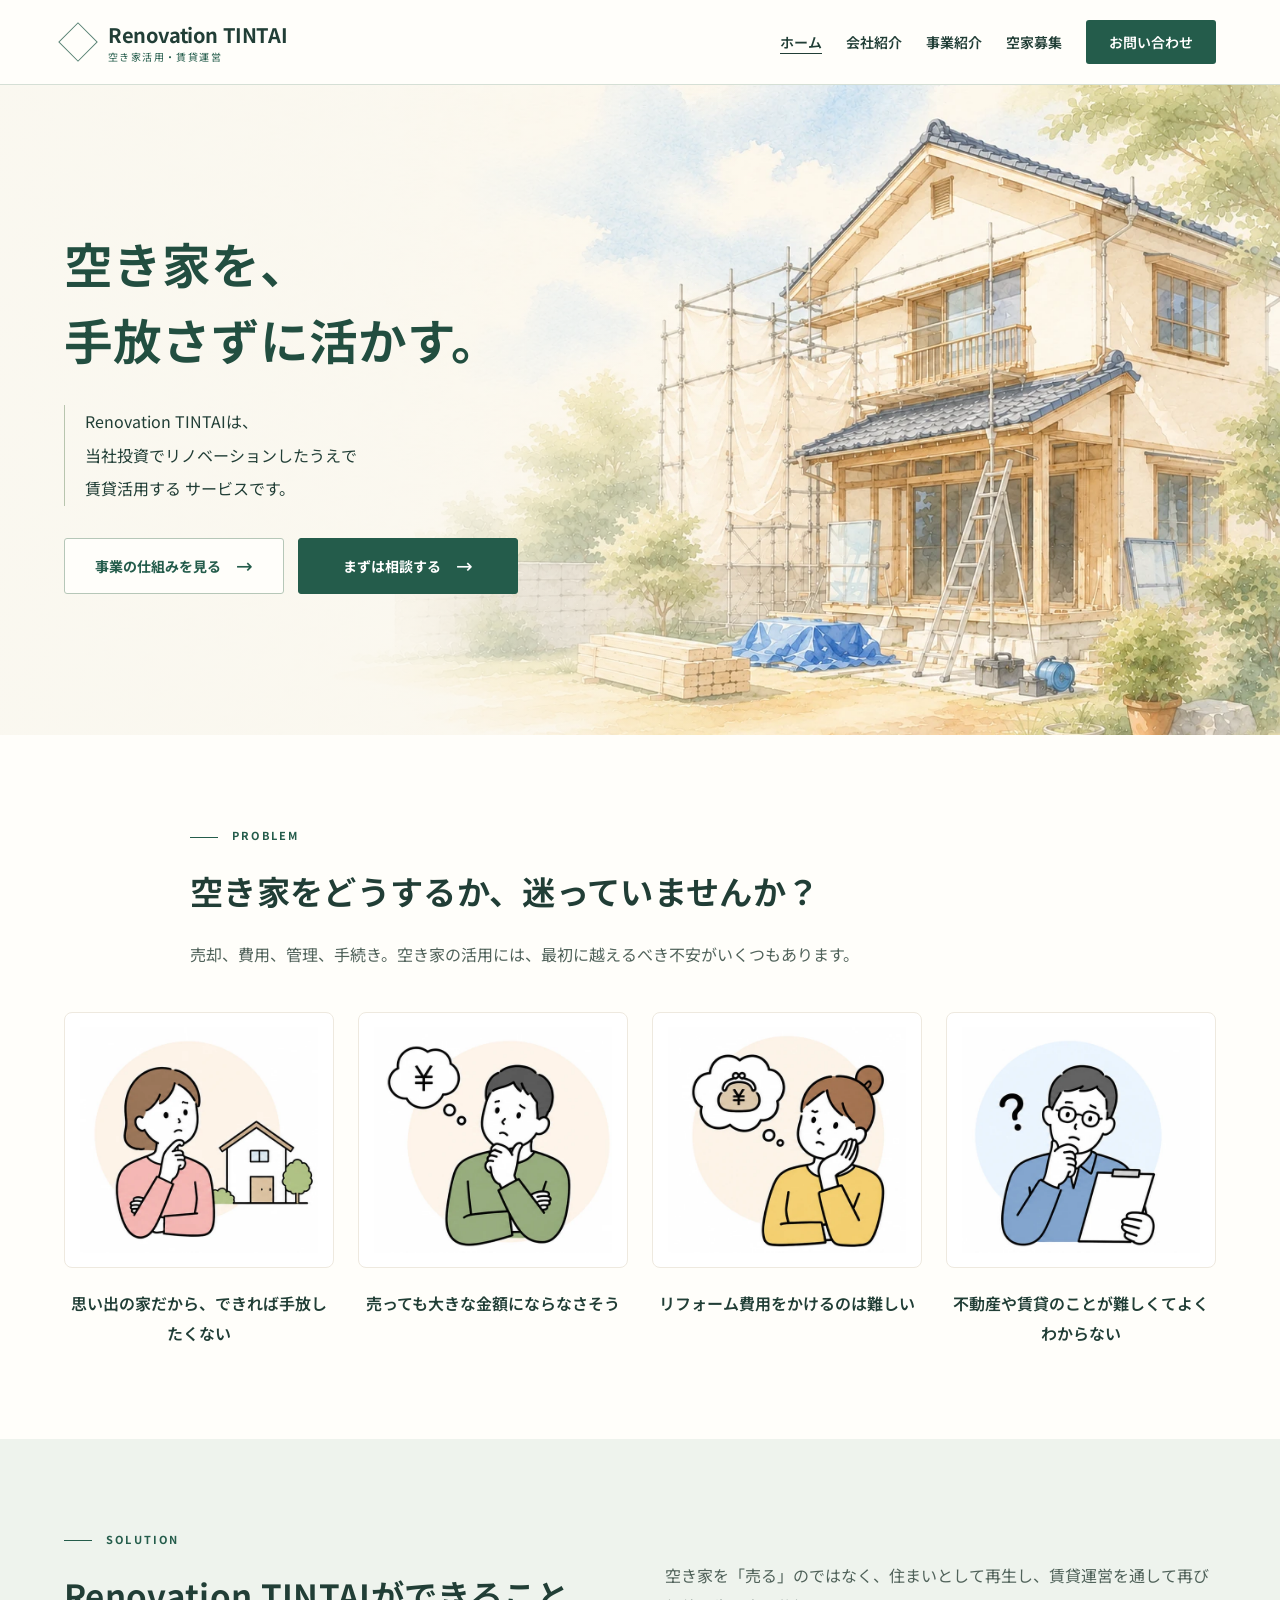
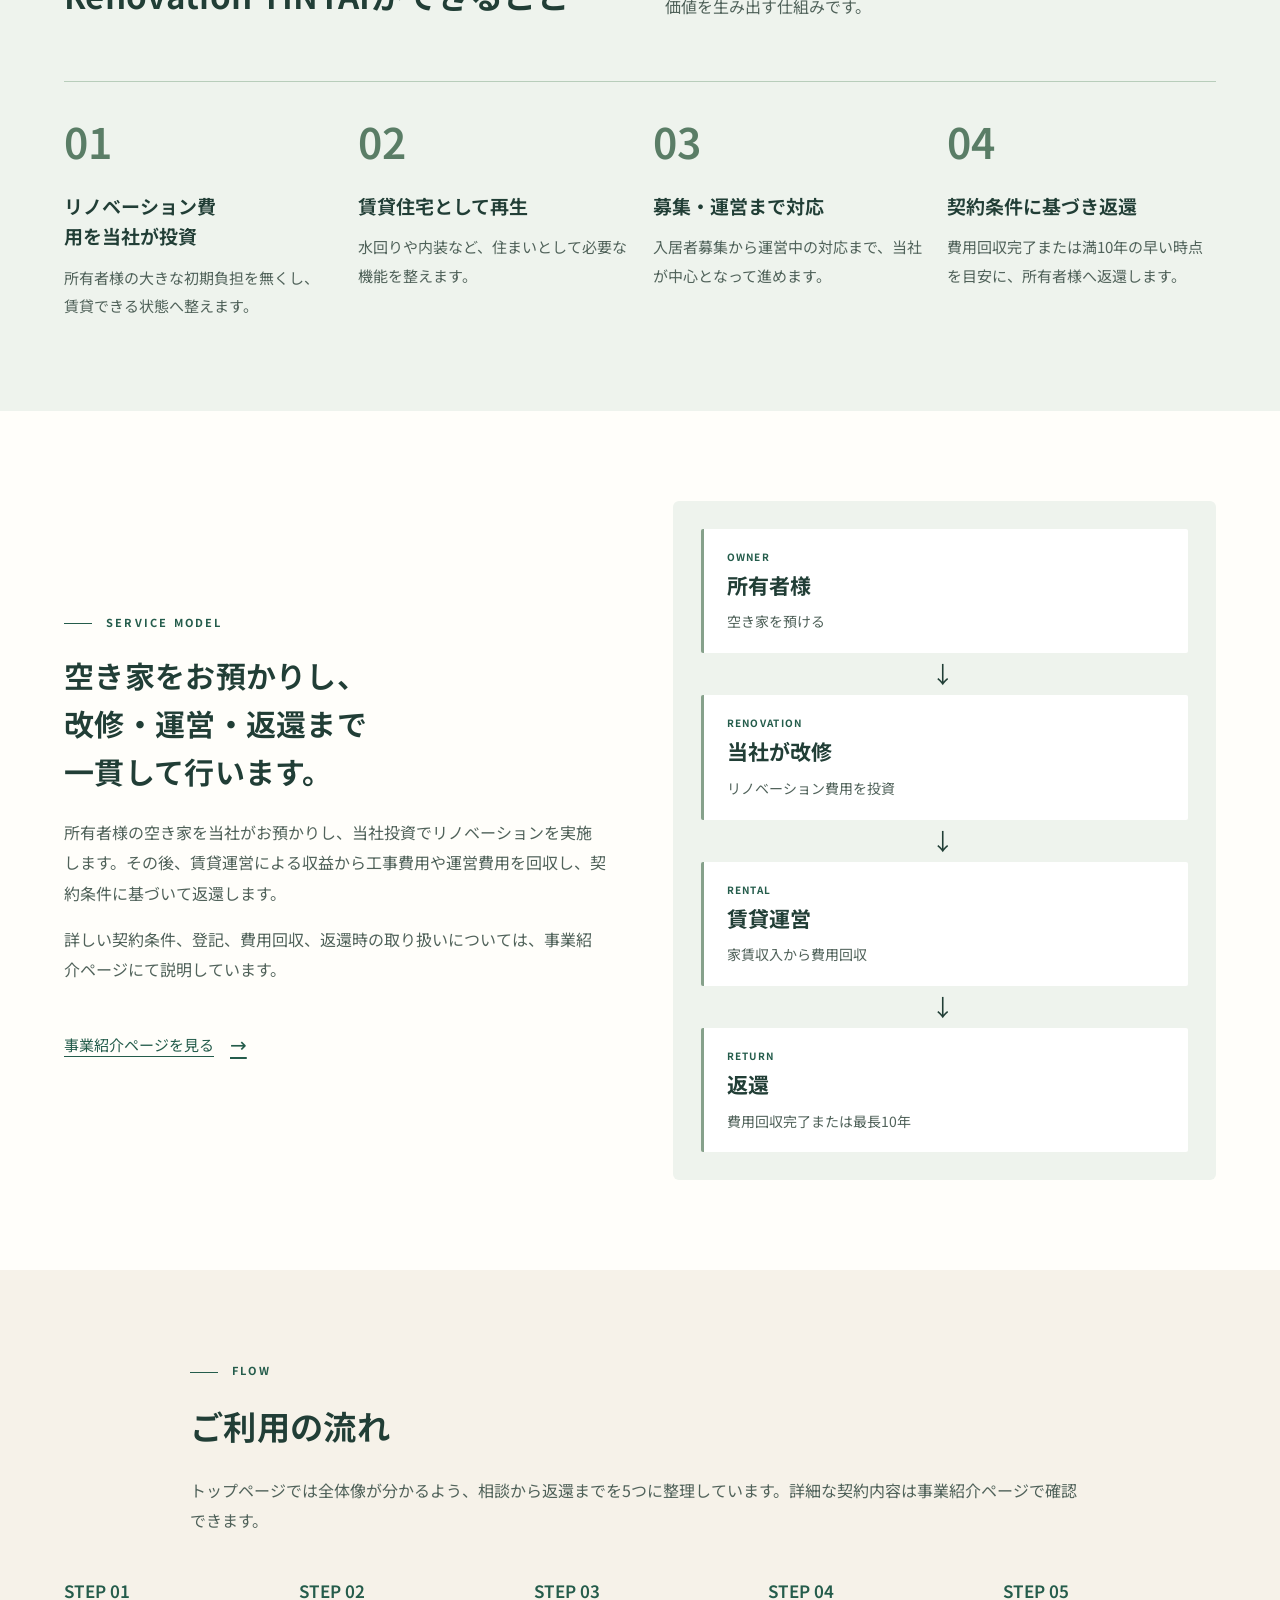
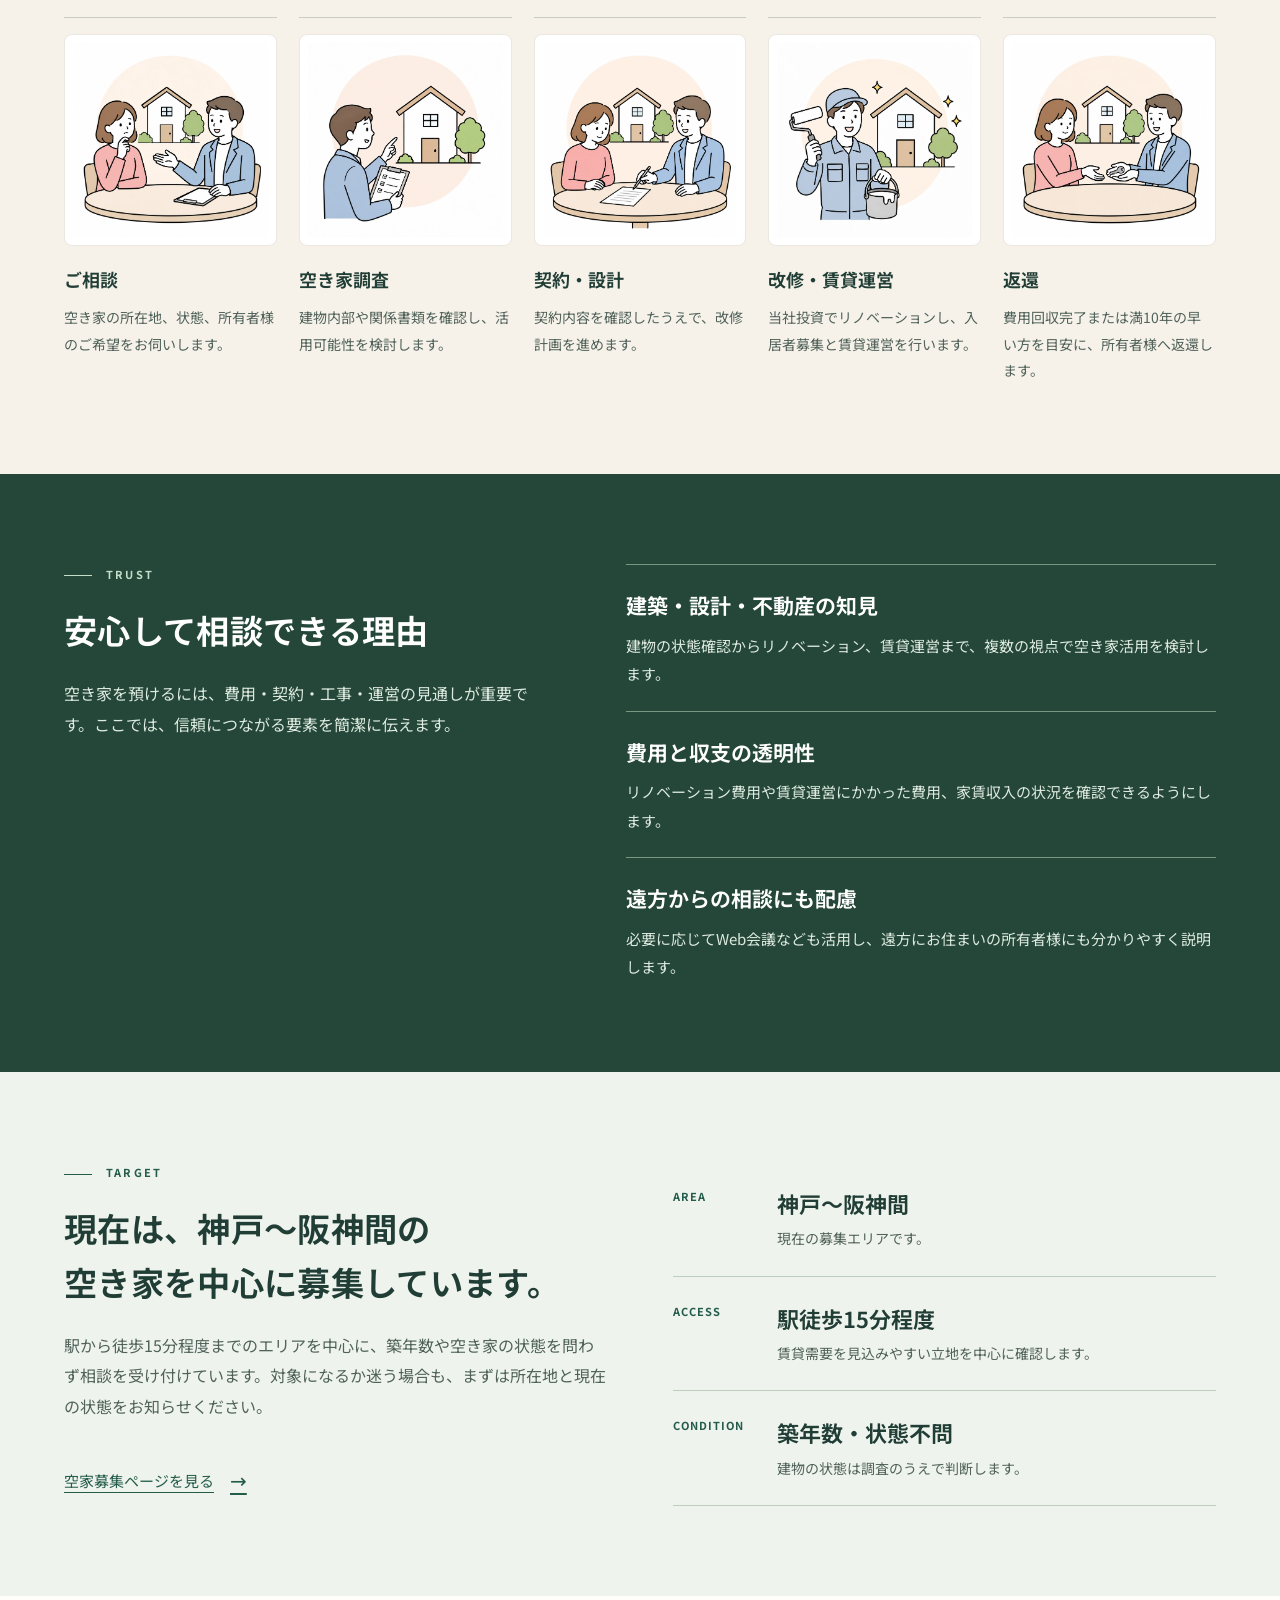
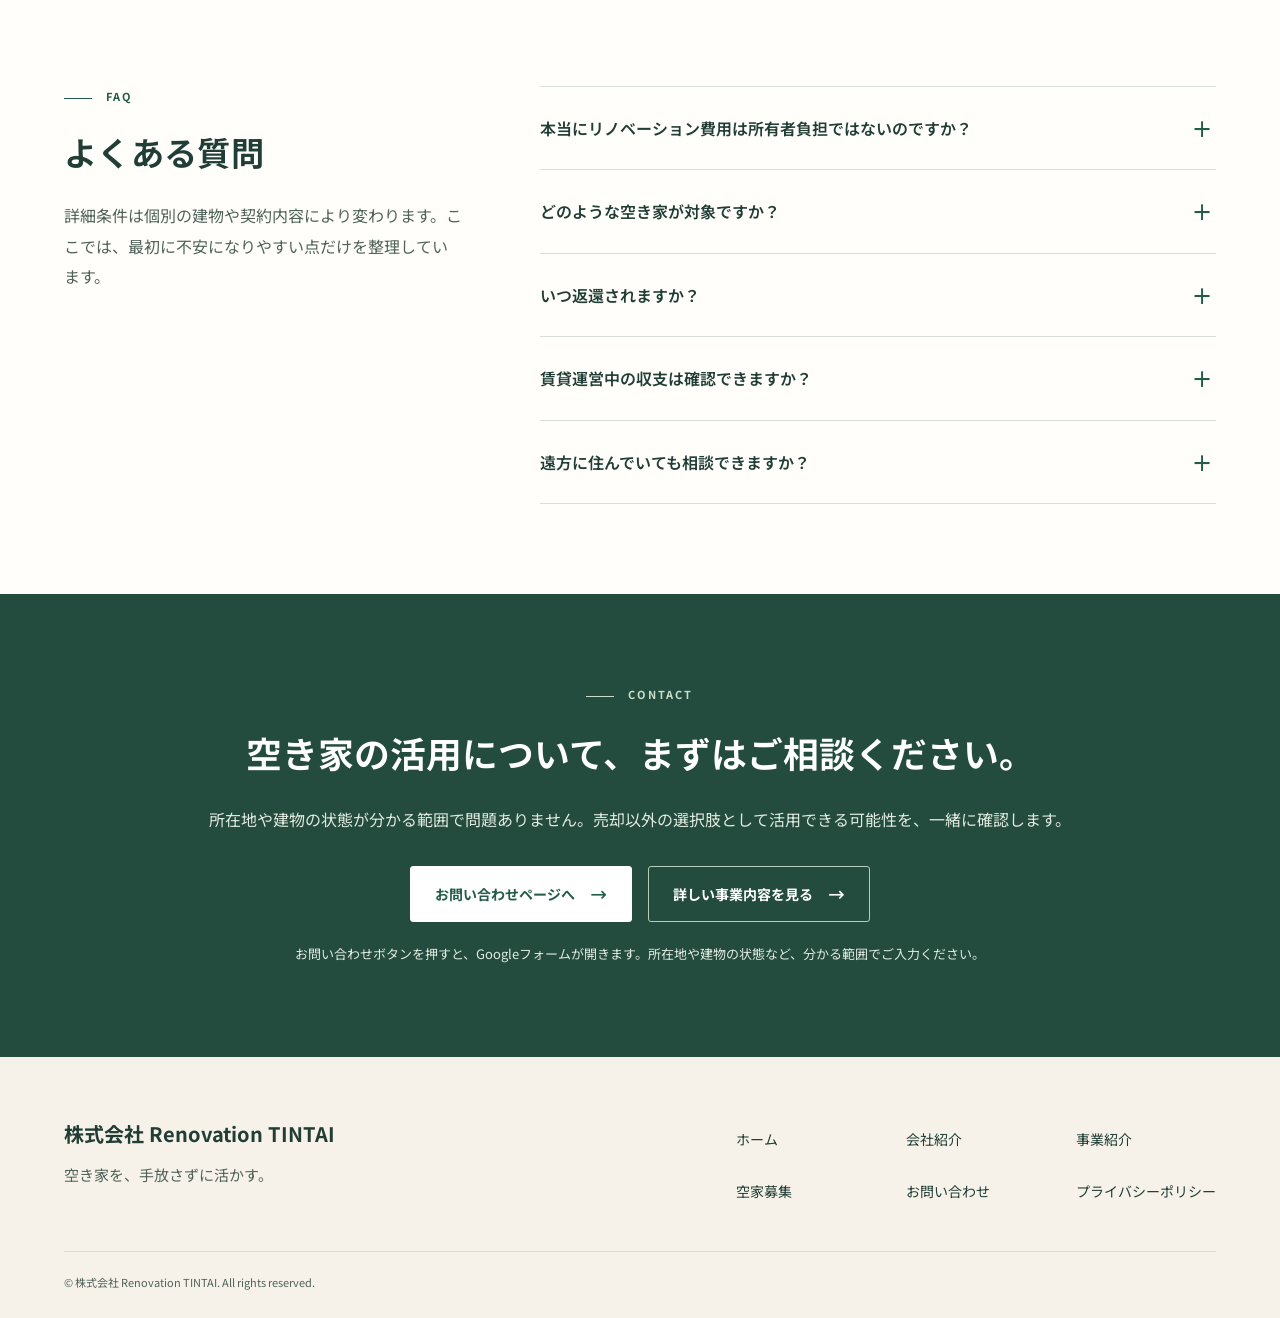
<file: index.html>
<!DOCTYPE html>

<html lang="ja">
<head>
<meta charset="utf-8"/>
<meta content="width=device-width, initial-scale=1" name="viewport"/>
<title>Renovation TINTAI | 空き家を、手放さずに活かす。</title>
<meta content="Renovation TINTAIは、空き家を当社投資でリノベーションし、賃貸運営で費用回収した後に所有者様へ返還する空き家活用サービスです。" name="description"/>
<meta content="Renovation TINTAI | 空き家を、手放さずに活かす。" property="og:title"/>
<meta content="リノベーション費用は当社が投資。賃貸運営で空き家を再生します。" property="og:description"/>
<meta content="website" property="og:type"/>
<meta content="https://www.renovationtintai.com/images/hero-share.jpg" property="og:image"/>
<meta content="#1d373e" name="theme-color"/>
<link href="favicon.svg" rel="icon" type="image/svg+xml"/>
<script defer="" src="js/main.js?v=4"></script>
<link href="https://www.renovationtintai.com/" rel="canonical"/><link href="css/site.css?v=4" rel="stylesheet"/><link as="font" crossorigin="anonymous" href="fonts/tintai-sans.woff2" rel="preload" type="font/woff2"/></head>
<body>
<a class="skip-link" href="#main">本文へ移動</a>
<header class="site-header" data-header=""><div class="container header-inner"><a aria-label="Renovation TINTAI ホームへ" class="site-logo" href="ホーム/"><span class="site-logo-main">Renovation TINTAI</span><span class="site-logo-sub">空き家活用・賃貸運営</span></a><button aria-controls="global-nav" aria-expanded="false" class="nav-toggle" data-nav-toggle="" type="button"><span class="nav-toggle-line"></span><span class="nav-toggle-line"></span><span class="nav-toggle-line"></span><span class="visually-hidden">メニューを開閉</span></button><nav aria-label="グローバルナビゲーション" class="global-nav" data-global-nav="" id="global-nav"><a aria-current="page" href="ホーム/">ホーム</a><a href="会社紹介/">会社紹介</a><a href="事業紹介/">事業紹介</a><a href="空家募集/">空家募集</a><a class="nav-cta" href="お問い合わせ/">お問い合わせ</a></nav></div></header>
<main id="main" tabindex="-1">
<section aria-labelledby="hero-title" class="hero" id="top">
<div class="container hero-inner">
<div class="hero-copy">
<h1 aria-label="空き家を、手放さずに活かす。" class="hero-title" id="hero-title">
<span class="hero-title-line">空き家を、</span>
<span class="hero-title-line">手放さずに活かす。</span>
</h1>
<p class="hero-lead">
<span class="brand-nowrap">Renovation TINTAI</span>は、<br class="optional-break"/>
            <span class="word-nowrap">当社投資で</span><span class="word-nowrap">リノベーション</span><span class="word-nowrap">したうえで</span><span class="word-nowrap">賃貸活用する</span><br class="optional-break"/>
            <span class="word-nowrap">サービスです。</span>
          </p>
</div>
<div aria-label="主要導線" class="hero-actions" role="group">
<a class="button button-primary" href="#service">事業の仕組みを見る</a>
<a class="button button-primary" href="お問い合わせ/">まずは相談する</a>
</div>
</div>
<img alt="" aria-hidden="true" class="hero-art" decoding="async" fetchpriority="high" height="941" src="images/hero-watercolor.webp" width="1672"/></section>
<section aria-labelledby="problem-title" class="section problem" id="problem">
<div class="container">
<div class="section-heading">
<p class="section-kicker">PROBLEM</p>
<h2 class="section-title problem-title" id="problem-title"><span class="problem-title-pc">空き家をどうするか、迷っていませんか？</span><span class="problem-title-sp">空き家をどうするか、<br/>迷っていませんか？</span></h2>
<p class="section-lead">
            売却、費用、管理、手続き。空き家の活用には、最初に越えるべき不安がいくつもあります。
          </p>
</div>
<div aria-label="空き家所有者様によくあるお悩み" class="problem-grid" role="group">
<article class="problem-card">
<div class="problem-illustration">
<img alt="" aria-hidden="true" decoding="async" height="532" loading="lazy" src="images/worry-01-illustration.webp" width="560"/>
</div>
<p>思い出の家だから、<br class="optional-break"/>できれば手放したくない</p>
</article>
<article class="problem-card">
<div class="problem-illustration">
<img alt="" aria-hidden="true" decoding="async" height="532" loading="lazy" src="images/worry-02-illustration.webp" width="560"/>
</div>
<p>売っても大きな<br class="optional-break"/>金額にならなさそう</p>
</article>
<article class="problem-card">
<div class="problem-illustration">
<img alt="" aria-hidden="true" decoding="async" height="532" loading="lazy" src="images/worry-03-illustration.webp" width="560"/>
</div>
<p>リフォーム費用を<br class="optional-break"/>かけるのは難しい</p>
</article>
<article class="problem-card">
<div class="problem-illustration">
<img alt="" aria-hidden="true" decoding="async" height="532" loading="lazy" src="images/worry-04-illustration.webp" width="560"/>
</div>
<p>不動産や賃貸のことが<br class="optional-break"/>難しくてよくわからない</p>
</article>
</div>
</div>
</section>
<section aria-labelledby="solution-title" class="section solution" id="solution">
<div class="container">
<div class="split-heading">
<div>
<p class="section-kicker">SOLUTION</p>
<h2 class="section-title" id="solution-title"><span class="brand-nowrap">Renovation TINTAI</span>ができること</h2>
</div>
<p class="split-lead">
            空き家を「売る」のではなく、住まいとして再生し、賃貸運営を通して再び価値を生み出す仕組みです。
          </p>
</div>
<div class="solution-grid">
<article class="solution-card">
<p class="solution-number">01</p>
<h3><span class="word-nowrap">リノベーション</span>費用を当社が投資</h3>
<p>所有者様の大きな初期負担を無くし、賃貸できる状態へ整えます。</p>
</article>
<article class="solution-card">
<p class="solution-number">02</p>
<h3>賃貸住宅として再生</h3>
<p>水回りや内装など、住まいとして必要な機能を整えます。</p>
</article>
<article class="solution-card">
<p class="solution-number">03</p>
<h3>募集・運営まで対応</h3>
<p>入居者募集から運営中の対応まで、当社が中心となって進めます。</p>
</article>
<article class="solution-card">
<p class="solution-number">04</p>
<h3>契約条件に基づき返還</h3>
<p><span class="word-nowrap">費用回収</span>完了または<span class="word-nowrap">満10年</span>の早い時点を目安に、所有者様へ返還します。</p>
</article>
</div>
</div>
</section>
<section aria-labelledby="service-title" class="section service" id="service">
<div class="container service-grid">
<div class="service-copy">
<p class="section-kicker">SERVICE MODEL</p>
<h2 class="section-title" id="service-title">
            <span class="heading-phrase">空き家をお預かりし、</span><br class="optional-break"/>
            <span class="heading-phrase">改修・運営・返還まで</span><span class="heading-phrase">一貫して行います。</span>
          </h2>
<p>
            所有者様の空き家を当社がお預かりし、当社投資で<span class="word-nowrap">リノベーション</span>を実施します。その後、賃貸運営による収益から工事費用や運営費用を回収し、契約条件に基づいて返還します。
          </p>
<p>
            詳しい契約条件、登記、<span class="word-nowrap">費用回収</span>、返還時の取り扱いについては、事業紹介ページにて説明しています。
          </p>
<a class="text-link" href="事業紹介/">事業紹介ページを見る</a>
</div>
<div aria-label="事業の流れの図解" class="service-panel" role="group">
<div class="service-flow-item owner">
<span class="flow-label">OWNER</span>
<strong>所有者様</strong>
<p>空き家を預ける</p>
</div>
<div aria-hidden="true" class="flow-arrow">→</div>
<div class="service-flow-item accent">
<span class="flow-label">RENOVATION</span>
<strong>当社が改修</strong>
<p><span class="word-nowrap">リノベーション</span>費用を投資</p>
</div>
<div aria-hidden="true" class="flow-arrow">→</div>
<div class="service-flow-item accent-blue">
<span class="flow-label">RENTAL</span>
<strong>賃貸運営</strong>
<p>家賃収入から<span class="word-nowrap">費用回収</span></p>
</div>
<div aria-hidden="true" class="flow-arrow">→</div>
<div class="service-flow-item return">
<span class="flow-label">RETURN</span>
<strong>返還</strong>
<p><span class="word-nowrap">費用回収</span>完了または最長10年</p>
</div>
</div>
</div>
</section>
<section aria-labelledby="flow-title" class="section flow" id="flow">
<div class="container">
<div class="section-heading">
<p class="section-kicker">FLOW</p>
<h2 class="section-title" id="flow-title">ご利用の流れ</h2>
<p class="section-lead">
            トップページでは全体像が分かるよう、相談から返還までを5つに整理しています。詳細な契約内容は事業紹介ページで確認できます。
          </p>
</div>
<div class="flow-grid">
<article class="step-card">
<p class="step-label">STEP 01</p>
<img alt="所有者様と担当者が空き家について相談しているイラスト" class="step-image" decoding="async" height="1254" loading="lazy" src="images/step-01-consultation.webp" width="1254"/>
<h3>ご相談</h3>
<p>空き家の所在地、状態、所有者様のご希望をお伺いします。</p>
</article>
<article class="step-card">
<p class="step-label">STEP 02</p>
<img alt="男性スタッフが空き家を指差し確認しながら調査しているイラスト" class="step-image" decoding="async" height="1254" loading="lazy" src="images/step-02-investigation.webp" width="1254"/>
<h3>空き家調査</h3>
<p>建物内部や関係書類を確認し、活用可能性を検討します。</p>
</article>
<article class="step-card">
<p class="step-label">STEP 03</p>
<img alt="担当者が契約書をペンで示しながら所有者様へ契約内容を説明しているイラスト" class="step-image" decoding="async" height="1254" loading="lazy" src="images/step-03-contract-design.webp" width="1254"/>
<h3>契約・設計</h3>
<p>契約内容を確認したうえで、改修計画を進めます。</p>
</article>
<article class="step-card">
<p class="step-label">STEP 04</p>
<img alt="作業員が住宅をリノベーションしているイラスト" class="step-image" decoding="async" height="1254" loading="lazy" src="images/step-02-renovation.webp" width="1254"/>
<h3>改修・賃貸運営</h3>
<p>当社投資で<span class="word-nowrap">リノベーション</span>し、入居者募集と賃貸運営を行います。</p>
</article>
<article class="step-card">
<p class="step-label">STEP 05</p>
<img alt="担当者が所有者様へ鍵を返還しているイラスト" class="step-image" decoding="async" height="1254" loading="lazy" src="images/step-05-return.webp" width="1254"/>
<h3>返還</h3>
<p><span class="word-nowrap">費用回収</span>完了または<span class="word-nowrap">満10年</span>の早い方を目安に、所有者様へ返還します。</p>
</article>
</div>
</div>
</section>
<section aria-labelledby="trust-title" class="section trust" id="trust">
<div class="container trust-grid">
<div class="trust-heading">
<p class="section-kicker">TRUST</p>
<h2 class="section-title" id="trust-title">安心して相談できる理由</h2>
<p>
            空き家を預けるには、費用・契約・工事・運営の見通しが重要です。ここでは、信頼につながる要素を簡潔に伝えます。
          </p>
</div>
<div class="trust-list">
<article class="trust-card">
<h3>建築・設計・不動産の知見</h3>
<p>建物の状態確認から<span class="word-nowrap">リノベーション</span>、賃貸運営まで、複数の視点で空き家活用を検討します。</p>
</article>
<article class="trust-card">
<h3>費用と収支の透明性</h3>
<p><span class="word-nowrap">リノベーション</span>費用や賃貸運営にかかった費用、家賃収入の状況を確認できるようにします。</p>
</article>
<article class="trust-card">
<h3>遠方からの相談にも配慮</h3>
<p>必要に応じてWeb会議なども活用し、遠方にお住まいの所有者様にも分かりやすく説明します。</p>
</article>
</div>
</div>
</section>
<section aria-labelledby="target-title" class="section target" id="target">
<div class="container target-inner">
<div class="target-copy">
<p class="section-kicker">TARGET</p>
<h2 class="section-title" id="target-title"><span class="heading-phrase">現在は、</span><span class="heading-phrase">神戸〜阪神間の</span><span class="heading-phrase">空き家を中心に</span><span class="heading-phrase">募集しています。</span></h2>
<p>
            駅から徒歩15分程度までのエリアを中心に、築年数や空き家の状態を問わず相談を受け付けています。対象になるか迷う場合も、まずは所在地と現在の状態をお知らせください。
          </p>
<a class="text-link" href="空家募集/">空家募集ページを見る</a>
</div>
<div aria-label="対象となる空き家の目安" class="target-cards" role="group">
<article class="target-card">
<span>AREA</span>
<h3>神戸〜阪神間</h3>
<p>現在の募集エリアです。</p>
</article>
<article class="target-card">
<span>ACCESS</span>
<h3>駅徒歩15分程度</h3>
<p>賃貸需要を見込みやすい立地を中心に確認します。</p>
</article>
<article class="target-card">
<span>CONDITION</span>
<h3>築年数・状態不問</h3>
<p>建物の状態は調査のうえで判断します。</p>
</article>
</div>
</div>
</section>
<section aria-labelledby="faq-title" class="section faq" id="faq">
<div class="container faq-inner">
<div class="faq-heading">
<p class="section-kicker">FAQ</p>
<h2 class="section-title" id="faq-title">よくある質問</h2>
<p>
            詳細条件は個別の建物や契約内容により変わります。ここでは、最初に不安になりやすい点だけを整理しています。
          </p>
</div>
<div class="faq-list">
<details>
<summary>本当にリノベーション費用は所有者負担ではないのですか？</summary>
<p>当社投資で<span class="word-nowrap">リノベーション</span>を行い、賃貸運営による収益から<span class="word-nowrap">費用回収</span>を行う仕組みです。個別条件は物件調査後に確認します。</p>
</details>
<details>
<summary>どのような空き家が対象ですか？</summary>
<p>現在は神戸〜阪神間、駅から徒歩15分程度までのエリアを中心に募集しています。築年数や空き家状態は問いません。</p>
</details>
<details>
<summary>いつ返還されますか？</summary>
<p><span class="word-nowrap">費用回収</span>完了または<span class="word-nowrap">満10年</span>の早い方を目安に、契約条件に基づいて返還します。返還時の詳細は契約前に確認します。</p>
</details>
<details>
<summary>賃貸運営中の収支は確認できますか？</summary>
<p>費用の透明性を確保するため、<span class="word-nowrap">リノベーション</span>費用や賃貸運営費、家賃収入の状況を開示する方針です。</p>
</details>
<details>
<summary>遠方に住んでいても相談できますか？</summary>
<p>原則としてメールでやり取りし、契約内容など詳細な相談が必要な場合は電話、面談、Web会議などで説明します。</p>
</details>
</div>
</div>
</section>
<section aria-labelledby="contact-title" class="cta-section" id="contact">
<div class="container cta-inner">
<p class="section-kicker">CONTACT</p>
<h2 class="cta-title" id="contact-title"><span class="heading-phrase">空き家の活用について、</span><span class="heading-phrase">まずはご相談ください。</span></h2>
<p>
          所在地や建物の状態が分かる範囲で問題ありません。売却以外の選択肢として活用できる可能性を、一緒に確認します。
        </p>
<div class="cta-actions">
<a class="button button-primary large" href="お問い合わせ/">お問い合わせページへ</a>
<a class="button button-outline large" href="事業紹介/">詳しい事業内容を見る</a>
</div>
<p class="contact-note">
          お問い合わせボタンを押すと、<span class="word-nowrap">Googleフォーム</span>が開きます。所在地や建物の状態など、分かる範囲でご入力ください。
        </p>
</div>
</section>
</main>
<footer class="site-footer"><div class="container footer-inner"><div><a class="footer-logo" href="ホーム/">株式会社 Renovation TINTAI</a><p class="footer-copy">空き家を、手放さずに活かす。</p></div><nav aria-label="フッターナビゲーション" class="footer-nav"><a href="ホーム/">ホーム</a><a href="会社紹介/">会社紹介</a><a href="事業紹介/">事業紹介</a><a href="空家募集/">空家募集</a><a href="お問い合わせ/">お問い合わせ</a><a href="プライバシーポリシー/">プライバシーポリシー</a></nav><p class="copyright">© 株式会社 Renovation TINTAI. All rights reserved.</p></div></footer></body>
</html>
</file>
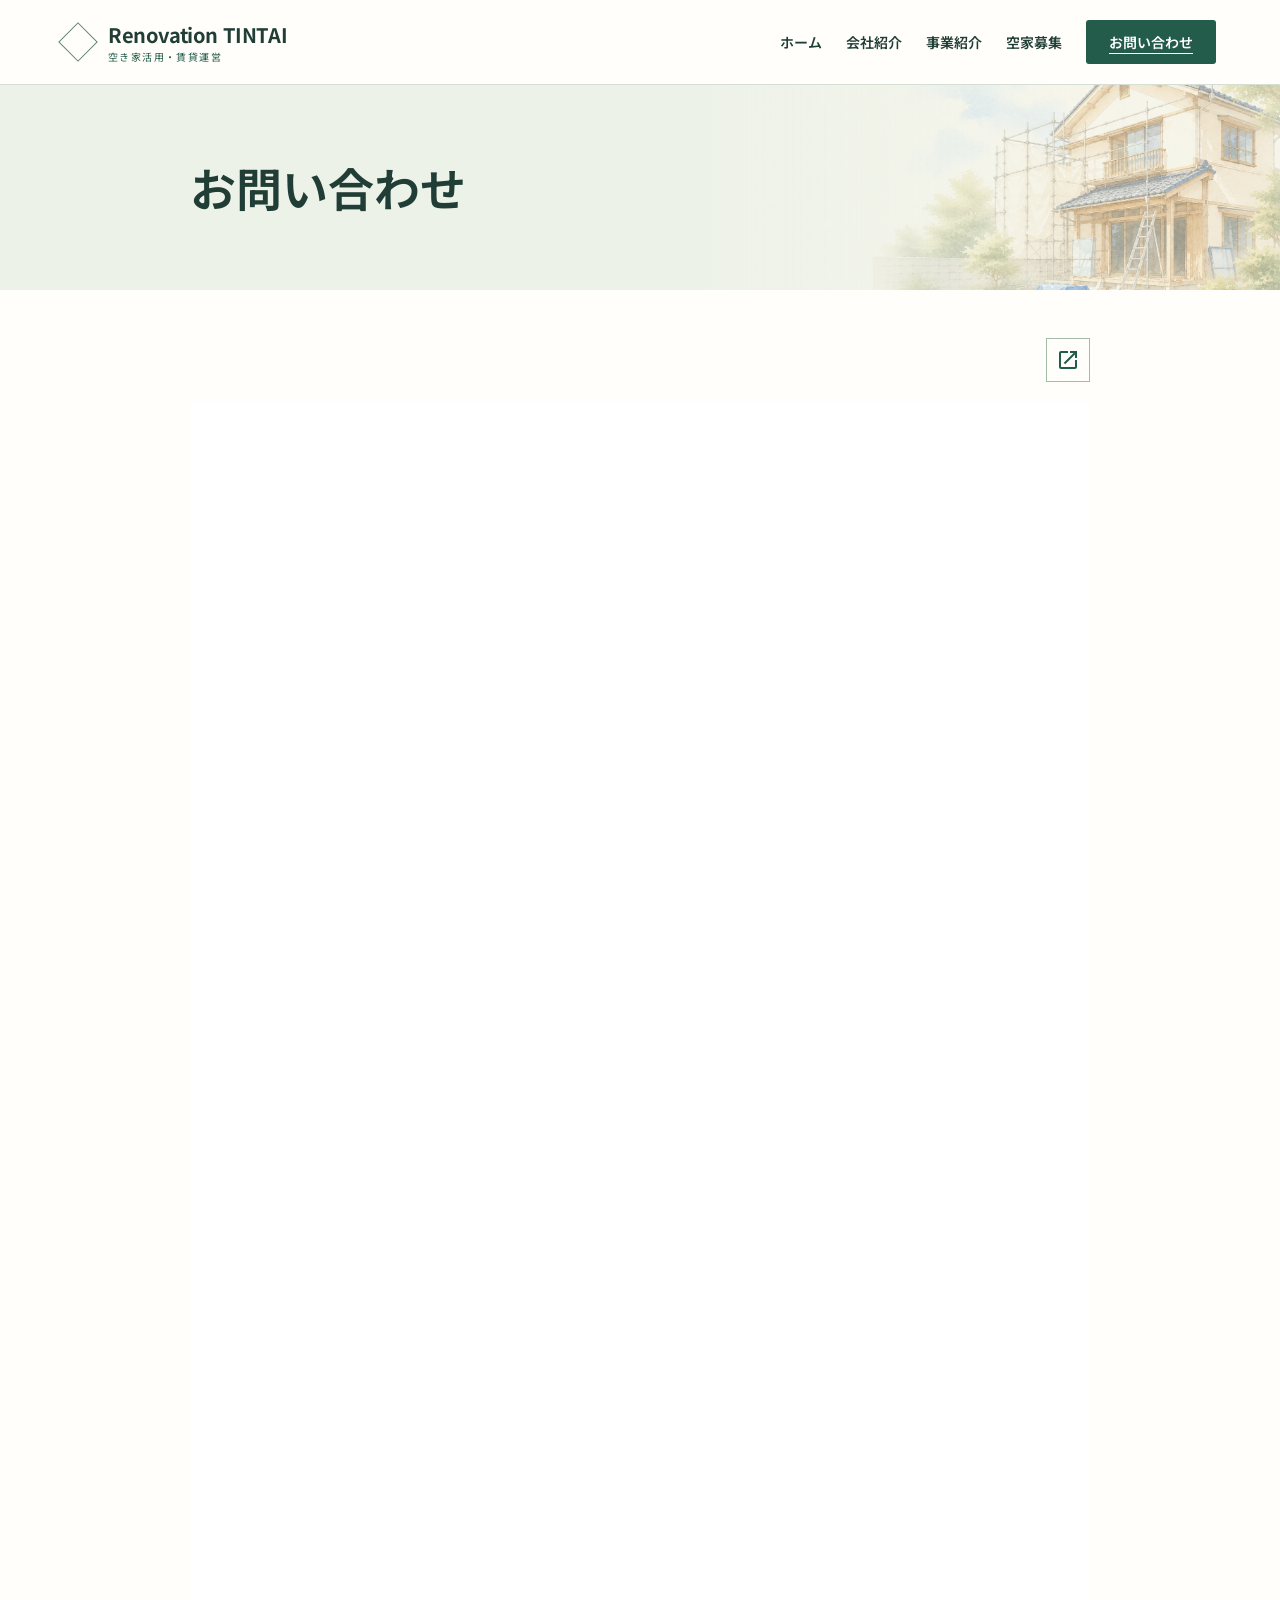
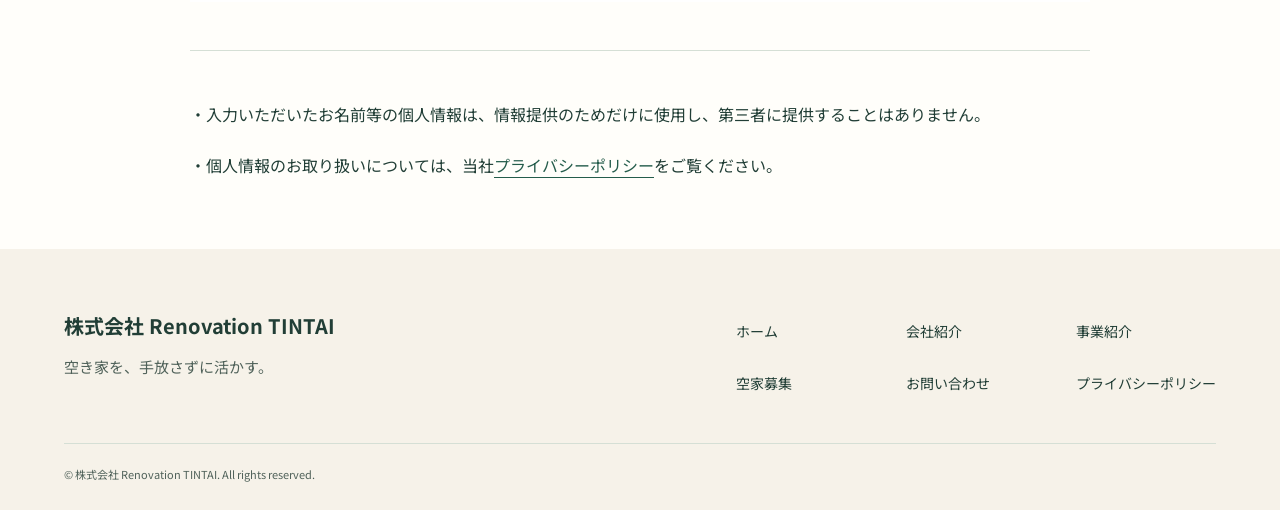
<file: お問い合わせ/index.html>
<!DOCTYPE html>

<html lang="ja"><head><meta charset="utf-8"/><meta content="width=device-width, initial-scale=1" name="viewport"/><title>株式会社 Renovation TINTAI - お問い合わせ</title><link href="https://www.renovationtintai.com/お問い合わせ" rel="canonical"/><link href="../favicon.svg" rel="icon"/><script defer="" src="../js/main.js?v=4"></script><link href="../css/site.css?v=4" rel="stylesheet"/><link as="font" crossorigin="anonymous" href="../fonts/tintai-sans.woff2" rel="preload" type="font/woff2"/></head><body class="subpage page-3"><a class="skip-link" href="#main">本文へ移動</a><header class="site-header" data-header=""><div class="container header-inner"><a aria-label="Renovation TINTAI ホームへ" class="site-logo" href="../ホーム/"><span class="site-logo-main">Renovation TINTAI</span><span class="site-logo-sub">空き家活用・賃貸運営</span></a><button aria-controls="global-nav" aria-expanded="false" class="nav-toggle" data-nav-toggle="" type="button"><span class="nav-toggle-line"></span><span class="nav-toggle-line"></span><span class="nav-toggle-line"></span><span class="visually-hidden">メニューを開閉</span></button><nav aria-label="グローバルナビゲーション" class="global-nav" data-global-nav="" id="global-nav"><a href="../ホーム/">ホーム</a><a href="../会社紹介/">会社紹介</a><a href="../事業紹介/">事業紹介</a><a href="../空家募集/">空家募集</a><a aria-current="page" class="nav-cta" href="../お問い合わせ/">お問い合わせ</a></nav></div></header><main class="source-content" id="main" tabindex="-1"><section class="source-section sub-hero" id="h.4d470a76bf977e88_0"><div><div></div></div><div><div><div><div><div></div></div></div><div><div><div><div><div id="h.4d470a76bf977e88_3"><div><div><h1 id="h.2ffawguxnepm"><span>お問い合わせ</span></h1></div></div></div></div></div></div></div><div><div><div></div></div></div></div></div><img alt="" aria-hidden="true" class="sub-hero-art" decoding="async" fetchpriority="high" height="941" src="../images/hero-watercolor.webp" width="1672"/></section><section class="source-section" id="h.78242be5181f7751_7"><div></div><div><div><div><div><div></div></div></div><div><div><div><div><div id="h.78242be5181f7751_4"><div><div><div><div><a aria-label="お問い合わせフォームを開く" class="embed-open" href="https://docs.google.com/forms/d/e/1FAIpQLSfim_0-fr-ybeQB6hboNJ1LKJhLby4gWnN6nU4nFfCxtLe2sQ/viewform" rel="noopener" target="_blank" title="Open Google Forms, お問い合わせフォーム in new window"><svg aria-hidden="true" class="hmuWb" focusable="false" viewbox="0 0 24 24"><path d="M0 0h24v24H0z" fill="none"></path><path d="M19 19H5V5h7V3H5c-1.11 0-2 .9-2 2v14c0 1.1.89 2 2 2h14c1.1 0 2-.9 2-2v-7h-2v7zM14 3v2h3.59l-9.83 9.83 1.41 1.41L19 6.41V10h2V3h-7z"></path></svg></a><iframe class="source-embed" loading="lazy" src="https://docs.google.com/forms/d/e/1FAIpQLSfim_0-fr-ybeQB6hboNJ1LKJhLby4gWnN6nU4nFfCxtLe2sQ/viewform?embedded=true" title="お問い合わせフォーム"></iframe></div></div></div></div></div></div></div></div></div><div><div><div></div></div></div></div></div></section><section class="source-section" id="h.333c10a71dfe5852_7"><div></div><div><div><div><div><div></div></div></div><div><div><div><div><div id="h.333c10a71dfe5852_4"><div><div><p><span>・入力いただいたお名前等の個人情報は、情報提供のためだけに使用し、第三者に提供することはありません。</span></p><p><span>・個人情報のお取り扱いについては、当社</span><a href="../プライバシーポリシー/"><span>プライバシーポリシー</span></a><span>をご覧ください。</span></p></div></div></div></div></div></div></div><div><div><div></div></div></div></div></div></section></main><footer class="site-footer"><div class="container footer-inner"><div><a class="footer-logo" href="../ホーム/">株式会社 Renovation TINTAI</a><p class="footer-copy">空き家を、手放さずに活かす。</p></div><nav aria-label="フッターナビゲーション" class="footer-nav"><a href="../ホーム/">ホーム</a><a href="../会社紹介/">会社紹介</a><a href="../事業紹介/">事業紹介</a><a href="../空家募集/">空家募集</a><a href="../お問い合わせ/">お問い合わせ</a><a href="../プライバシーポリシー/">プライバシーポリシー</a></nav><p class="copyright">© 株式会社 Renovation TINTAI. All rights reserved.</p></div></footer></body></html>
</file>
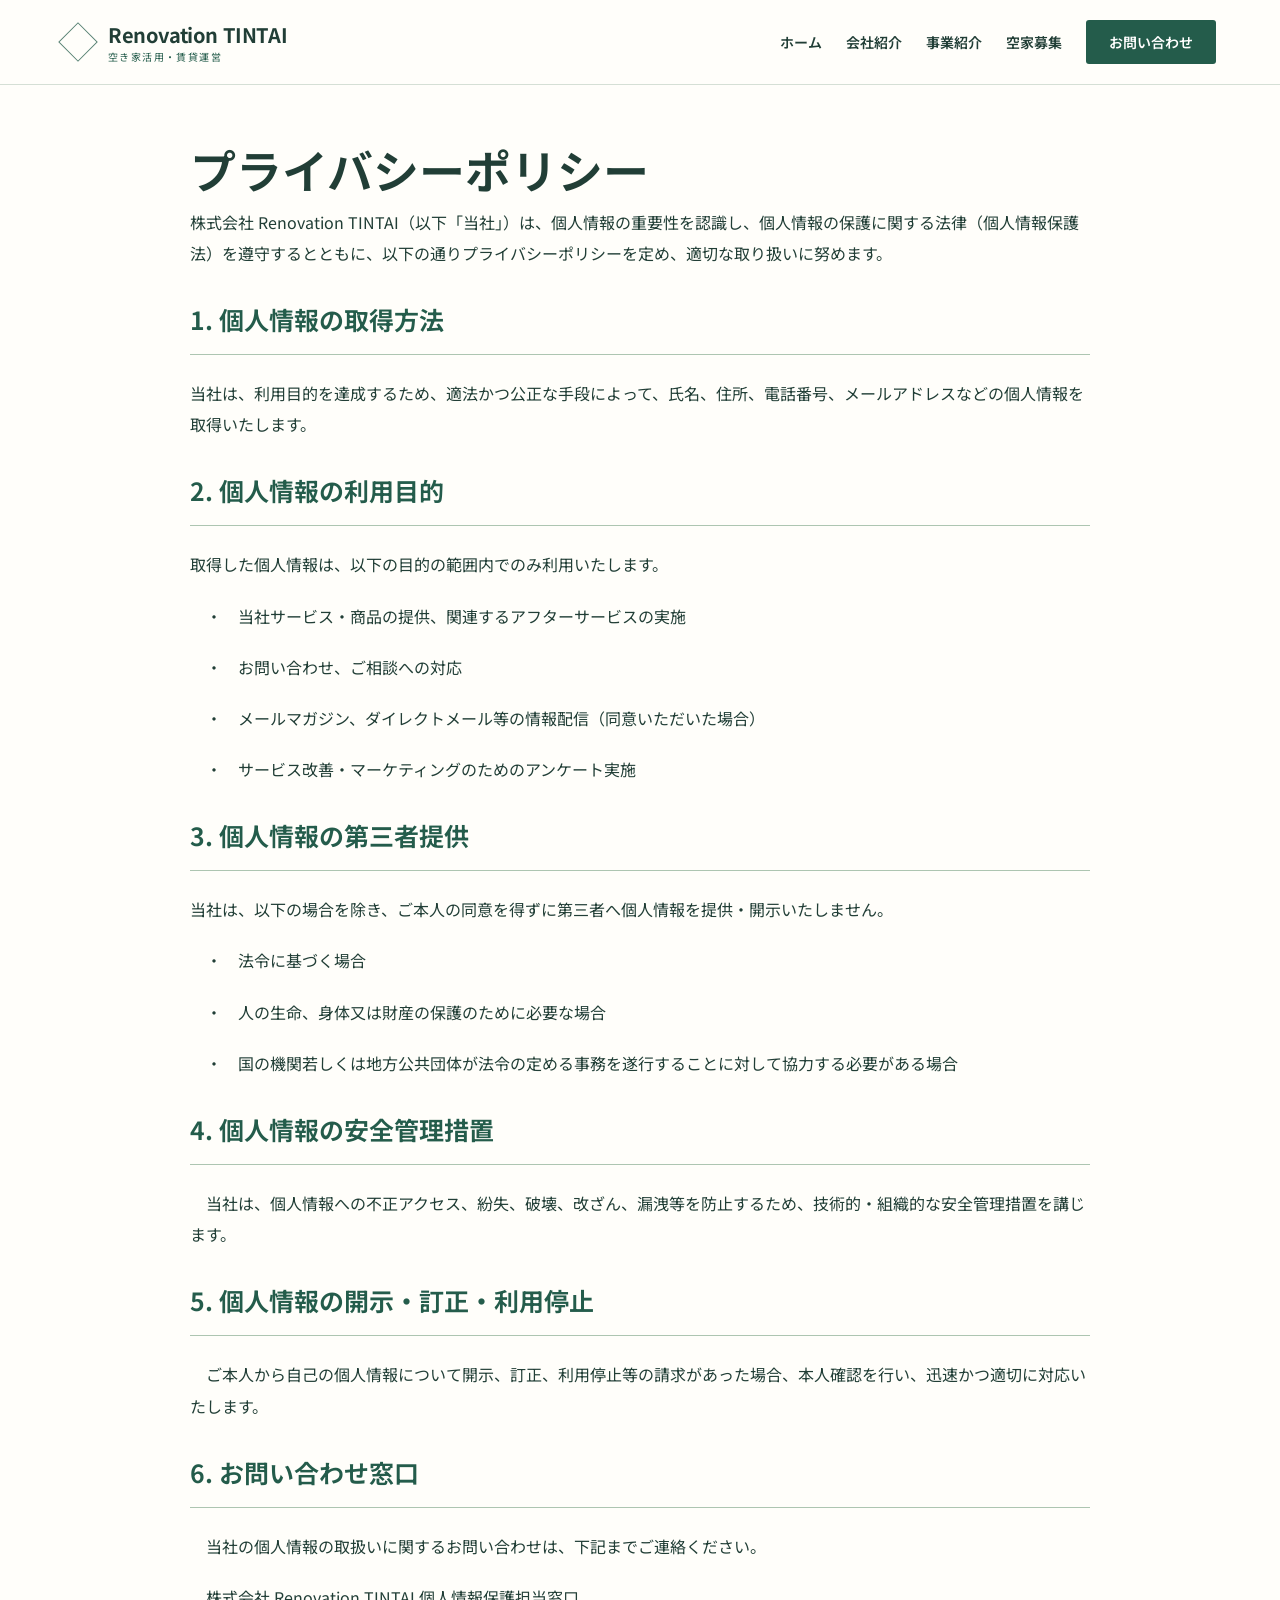
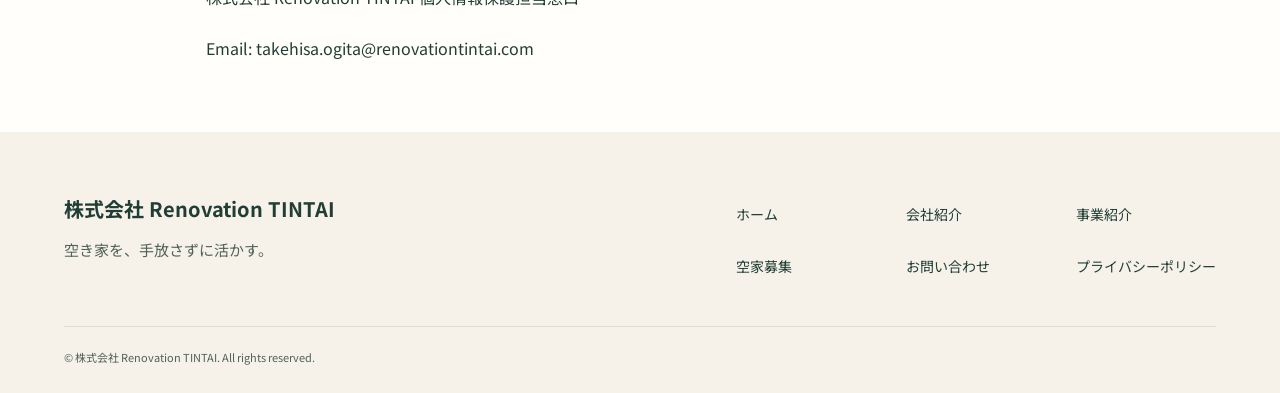
<file: プライバシーポリシー/index.html>
<!DOCTYPE html>

<html lang="ja"><head><meta charset="utf-8"/><meta content="width=device-width, initial-scale=1" name="viewport"/><title>株式会社 Renovation TINTAI - プライバシーポリシー</title><link href="https://www.renovationtintai.com/プライバシーポリシー" rel="canonical"/><link href="../favicon.svg" rel="icon"/><script defer="" src="../js/main.js?v=4"></script><link href="../css/site.css?v=4" rel="stylesheet"/><link as="font" crossorigin="anonymous" href="../fonts/tintai-sans.woff2" rel="preload" type="font/woff2"/></head><body class="subpage page-4"><a class="skip-link" href="#main">本文へ移動</a><header class="site-header" data-header=""><div class="container header-inner"><a aria-label="Renovation TINTAI ホームへ" class="site-logo" href="../ホーム/"><span class="site-logo-main">Renovation TINTAI</span><span class="site-logo-sub">空き家活用・賃貸運営</span></a><button aria-controls="global-nav" aria-expanded="false" class="nav-toggle" data-nav-toggle="" type="button"><span class="nav-toggle-line"></span><span class="nav-toggle-line"></span><span class="nav-toggle-line"></span><span class="visually-hidden">メニューを開閉</span></button><nav aria-label="グローバルナビゲーション" class="global-nav" data-global-nav="" id="global-nav"><a href="../ホーム/">ホーム</a><a href="../会社紹介/">会社紹介</a><a href="../事業紹介/">事業紹介</a><a href="../空家募集/">空家募集</a><a class="nav-cta" href="../お問い合わせ/">お問い合わせ</a></nav></div></header><main class="source-content" id="main" tabindex="-1"><section class="source-section" id="h.333c10a71dfe5852_16"><div></div><div><div><div><div><div><div><div id="h.333c10a71dfe5852_13"><div><div><h1><span>プライバシーポリシー</span></h1><br class="source-spacing-break"/><p><span>株式会社 <span class="brand-nowrap">Renovation TINTAI</span>（以下「当社」）は、個人情報の重要性を認識し、個人情報の保護に関する法律（個人情報保護法）を遵守するとともに、以下の通りプライバシーポリシーを定め、適切な取り扱いに努めます。 </span></p><br class="source-spacing-break"/><h2><span>1. 個人情報の取得方法</span></h2><p><span>当社は、利用目的を達成するため、適法かつ公正な手段によって、氏名、住所、電話番号、メールアドレスなどの個人情報を取得いたします。 </span></p><br class="source-spacing-break"/><h2><span>2. 個人情報の利用目的</span></h2><p><span>取得した個人情報は、以下の目的の範囲内でのみ利用いたします。 </span></p><p><span>　・　当社サービス・商品の提供、関連するアフターサービスの実施</span></p><p><span>　・　お問い合わせ、ご相談への対応</span></p><p><span>　・　メールマガジン、ダイレクトメール等の情報配信（同意いただいた場合）</span></p><p><span>　・　サービス改善・マーケティングのためのアンケート実施 </span></p><br class="source-spacing-break"/><h2><span>3. 個人情報の第三者提供 </span></h2><p><span>当社は、以下の場合を除き、ご本人の同意を得ずに第三者へ個人情報を提供・開示いたしません。 </span></p><p><span>　・　法令に基づく場合</span></p><p><span>　・　人の生命、身体又は財産の保護のために必要な場合</span></p><p><span>　・　国の機関若しくは地方公共団体が法令の定める事務を遂行することに対して協力する必要がある場合</span></p><br class="source-spacing-break"/><h2><span>4. 個人情報の安全管理措置</span></h2><p><span>　当社は、個人情報への不正アクセス、紛失、破壊、改ざん、漏洩等を防止するため、技術的・組織的な安全管理措置を講じます。 </span></p><br class="source-spacing-break"/><h2><span>5. 個人情報の開示・訂正・利用停止 </span></h2><p><span>　ご本人から自己の個人情報について開示、訂正、利用停止等の請求があった場合、本人確認を行い、迅速かつ適切に対応いたします。 </span></p><br class="source-spacing-break"/><h2><span>6. お問い合わせ窓口</span></h2><p><span>　当社の個人情報の取扱いに関するお問い合わせは、下記までご連絡ください。 </span></p><p><span>　株式会社 <span class="brand-nowrap">Renovation TINTAI</span> 個人情報保護担当窓口</span></p><p><span>　Email: takehisa.ogita@renovationtintai.com</span></p><br class="source-spacing-break"/></div></div></div></div></div></div></div></div></div></section></main><footer class="site-footer"><div class="container footer-inner"><div><a class="footer-logo" href="../ホーム/">株式会社 Renovation TINTAI</a><p class="footer-copy">空き家を、手放さずに活かす。</p></div><nav aria-label="フッターナビゲーション" class="footer-nav"><a href="../ホーム/">ホーム</a><a href="../会社紹介/">会社紹介</a><a href="../事業紹介/">事業紹介</a><a href="../空家募集/">空家募集</a><a href="../お問い合わせ/">お問い合わせ</a><a href="../プライバシーポリシー/">プライバシーポリシー</a></nav><p class="copyright">© 株式会社 Renovation TINTAI. All rights reserved.</p></div></footer></body></html>
</file>
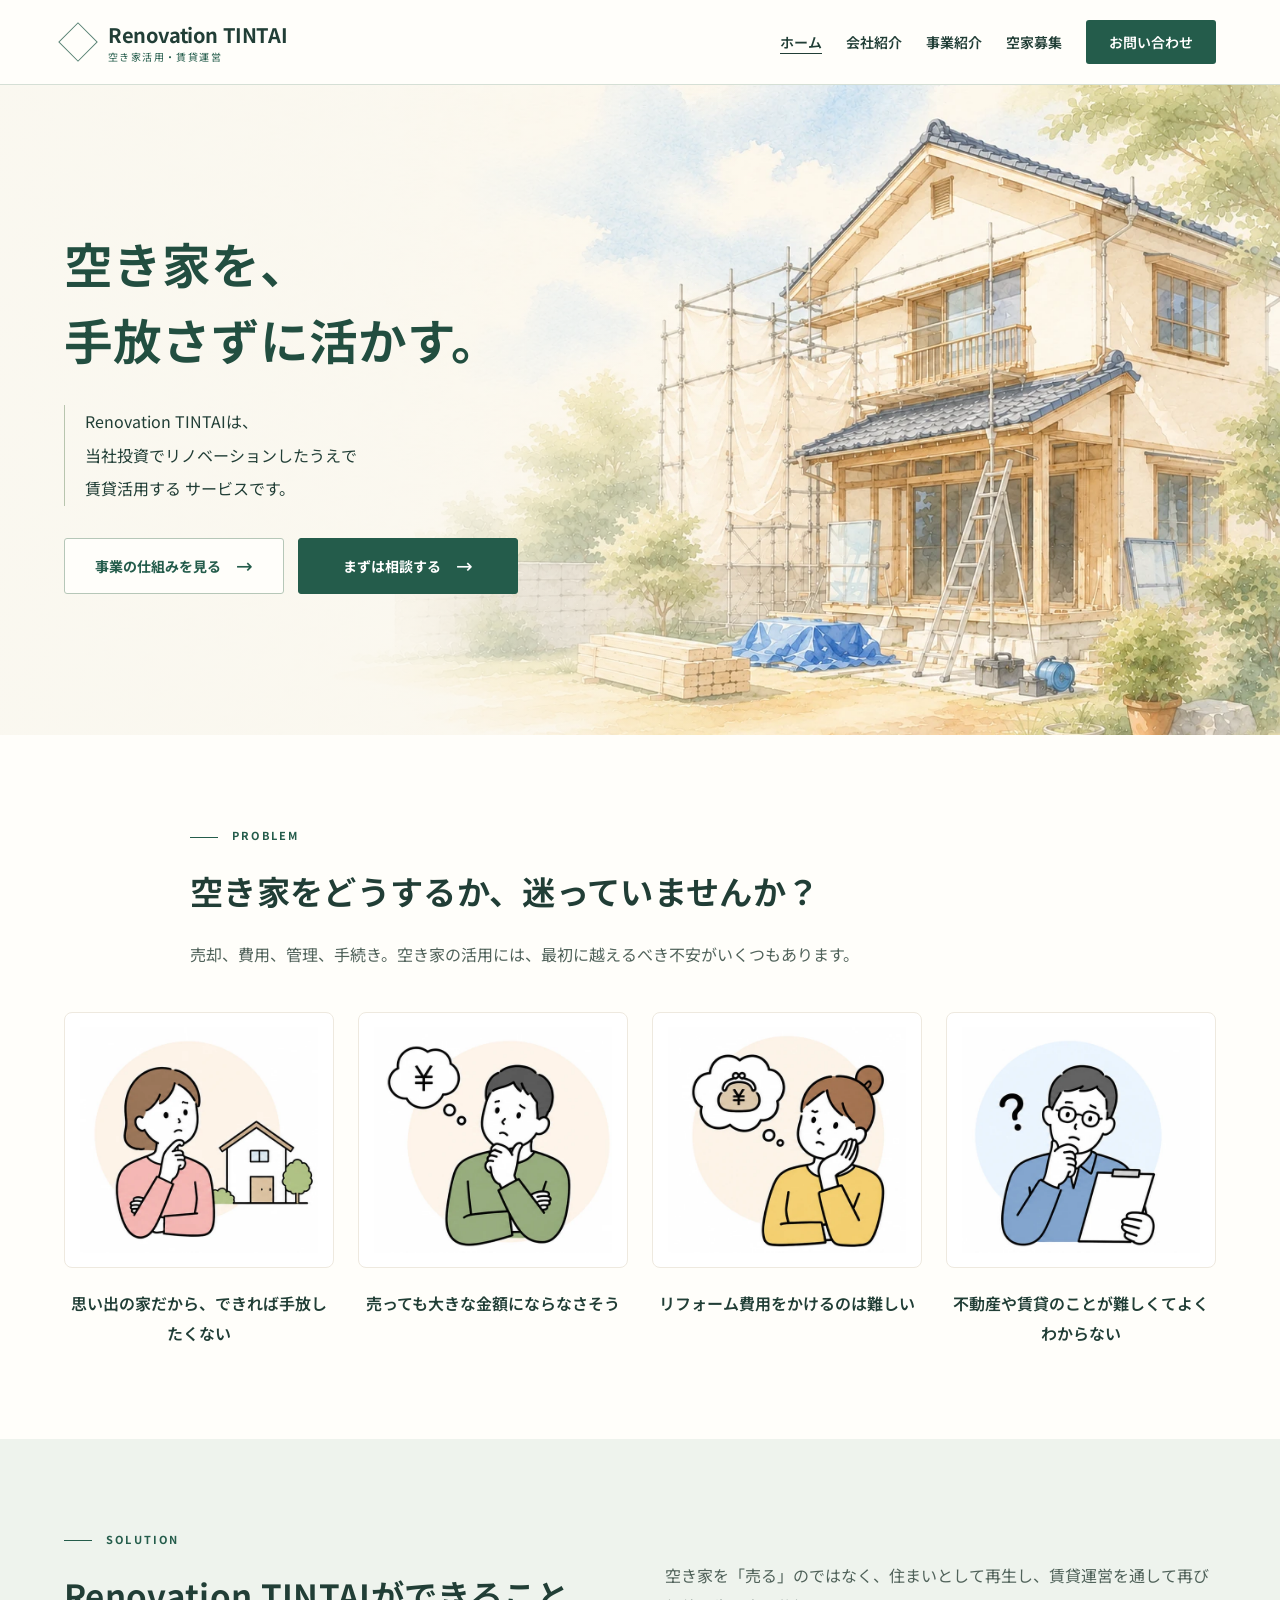
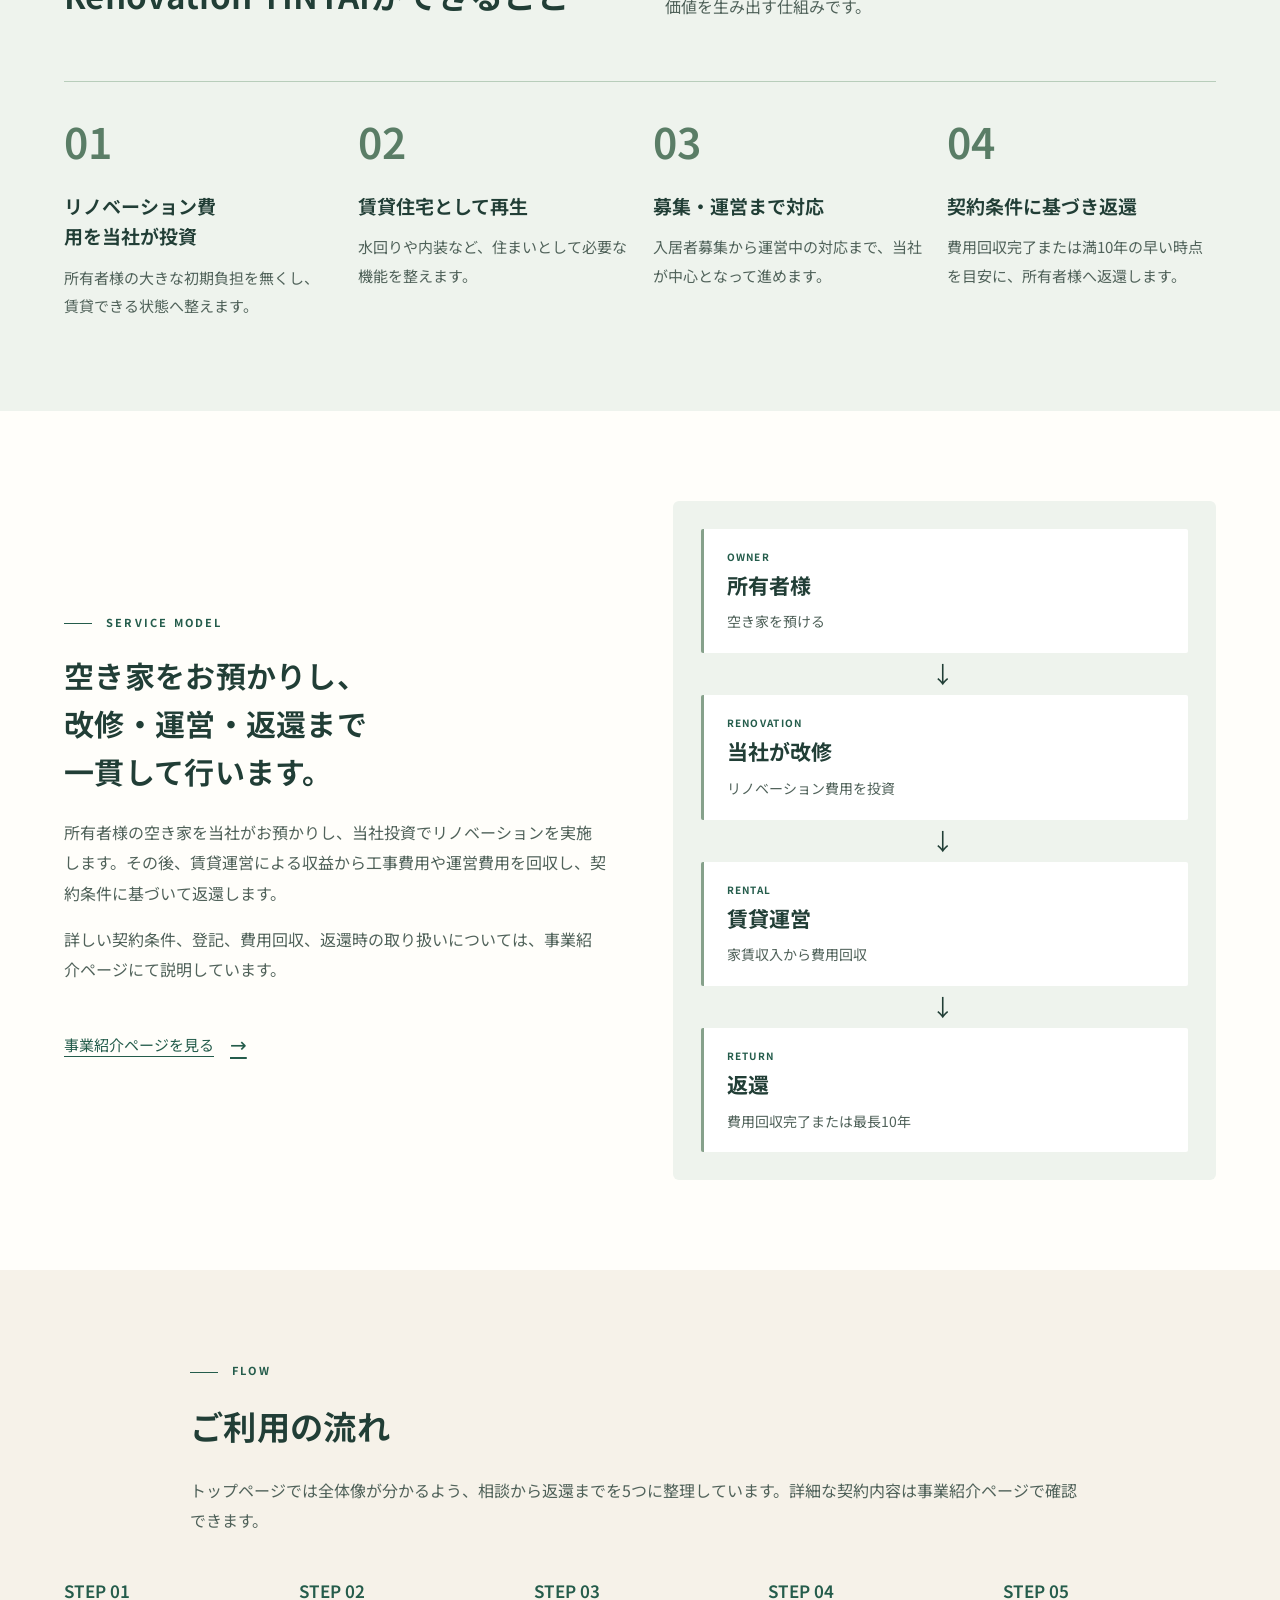
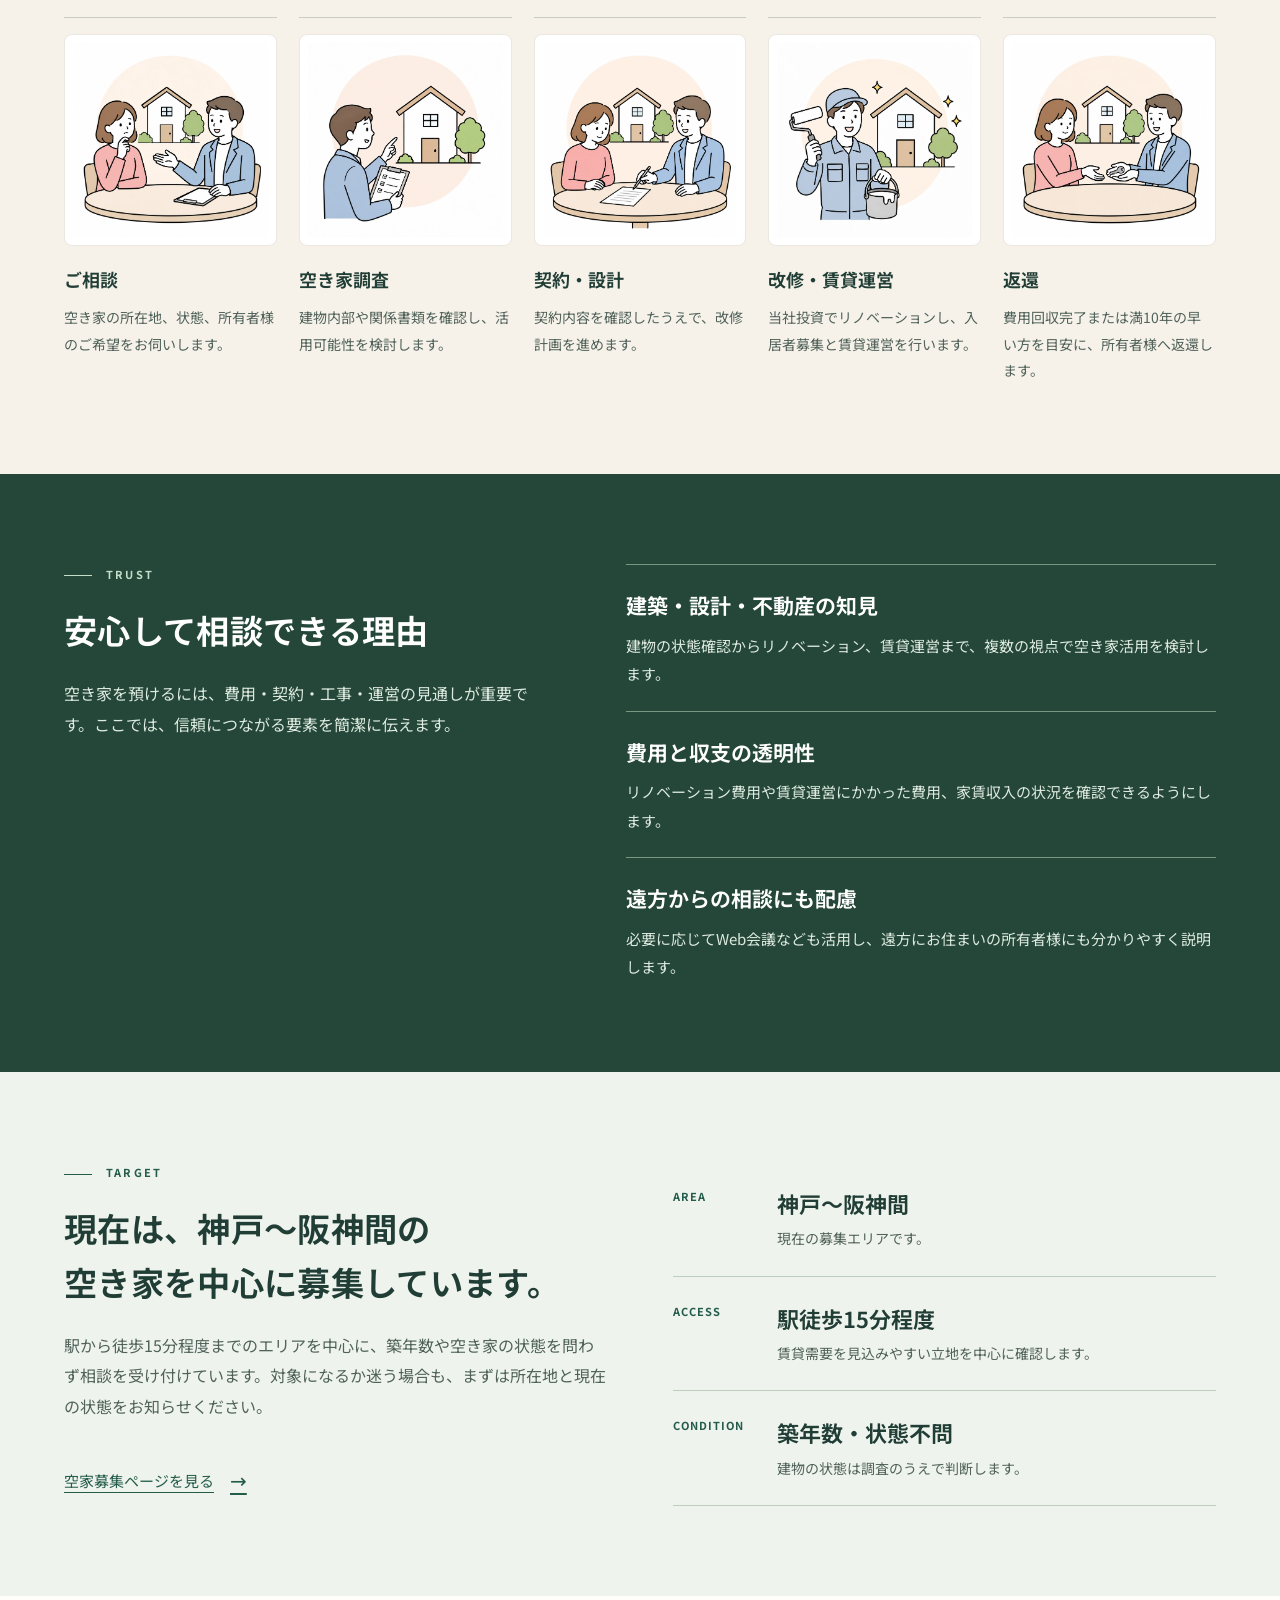
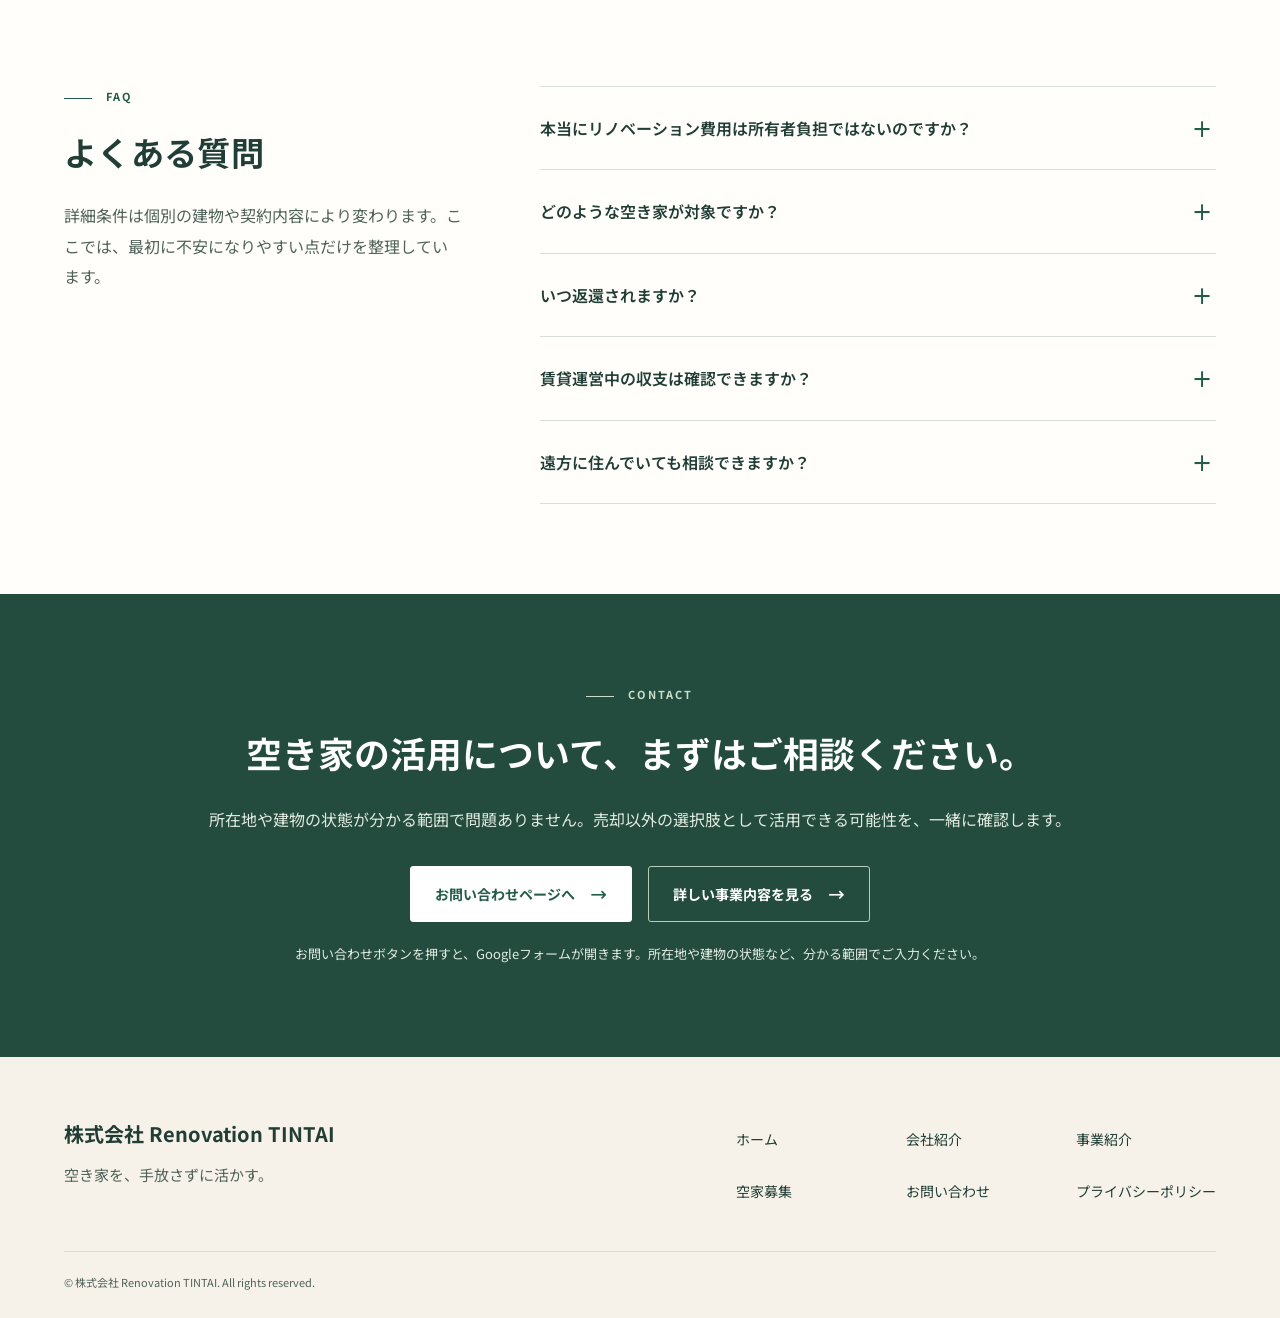
<file: ホーム/index.html>
<!DOCTYPE html>

<html lang="ja">
<head>
<meta charset="utf-8"/>
<meta content="width=device-width, initial-scale=1" name="viewport"/>
<title>Renovation TINTAI | 空き家を、手放さずに活かす。</title>
<meta content="Renovation TINTAIは、空き家を当社投資でリノベーションし、賃貸運営で費用回収した後に所有者様へ返還する空き家活用サービスです。" name="description"/>
<meta content="Renovation TINTAI | 空き家を、手放さずに活かす。" property="og:title"/>
<meta content="リノベーション費用は当社が投資。賃貸運営で空き家を再生します。" property="og:description"/>
<meta content="website" property="og:type"/>
<meta content="https://www.renovationtintai.com/images/hero-share.jpg" property="og:image"/>
<meta content="#1d373e" name="theme-color"/>
<link href="../favicon.svg" rel="icon" type="image/svg+xml"/>
<script defer="" src="../js/main.js?v=4"></script>
<link href="https://www.renovationtintai.com/" rel="canonical"/><link href="../css/site.css?v=4" rel="stylesheet"/><link as="font" crossorigin="anonymous" href="../fonts/tintai-sans.woff2" rel="preload" type="font/woff2"/></head>
<body>
<a class="skip-link" href="#main">本文へ移動</a>
<header class="site-header" data-header=""><div class="container header-inner"><a aria-label="Renovation TINTAI ホームへ" class="site-logo" href="../ホーム/"><span class="site-logo-main">Renovation TINTAI</span><span class="site-logo-sub">空き家活用・賃貸運営</span></a><button aria-controls="global-nav" aria-expanded="false" class="nav-toggle" data-nav-toggle="" type="button"><span class="nav-toggle-line"></span><span class="nav-toggle-line"></span><span class="nav-toggle-line"></span><span class="visually-hidden">メニューを開閉</span></button><nav aria-label="グローバルナビゲーション" class="global-nav" data-global-nav="" id="global-nav"><a aria-current="page" href="../ホーム/">ホーム</a><a href="../会社紹介/">会社紹介</a><a href="../事業紹介/">事業紹介</a><a href="../空家募集/">空家募集</a><a class="nav-cta" href="../お問い合わせ/">お問い合わせ</a></nav></div></header>
<main id="main" tabindex="-1">
<section aria-labelledby="hero-title" class="hero" id="top">
<div class="container hero-inner">
<div class="hero-copy">
<h1 aria-label="空き家を、手放さずに活かす。" class="hero-title" id="hero-title">
<span class="hero-title-line">空き家を、</span>
<span class="hero-title-line">手放さずに活かす。</span>
</h1>
<p class="hero-lead">
<span class="brand-nowrap">Renovation TINTAI</span>は、<br class="optional-break"/>
            <span class="word-nowrap">当社投資で</span><span class="word-nowrap">リノベーション</span><span class="word-nowrap">したうえで</span><span class="word-nowrap">賃貸活用する</span><br class="optional-break"/>
            <span class="word-nowrap">サービスです。</span>
          </p>
</div>
<div aria-label="主要導線" class="hero-actions" role="group">
<a class="button button-primary" href="#service">事業の仕組みを見る</a>
<a class="button button-primary" href="../お問い合わせ/">まずは相談する</a>
</div>
</div>
<img alt="" aria-hidden="true" class="hero-art" decoding="async" fetchpriority="high" height="941" src="../images/hero-watercolor.webp" width="1672"/></section>
<section aria-labelledby="problem-title" class="section problem" id="problem">
<div class="container">
<div class="section-heading">
<p class="section-kicker">PROBLEM</p>
<h2 class="section-title problem-title" id="problem-title"><span class="problem-title-pc">空き家をどうするか、迷っていませんか？</span><span class="problem-title-sp">空き家をどうするか、<br/>迷っていませんか？</span></h2>
<p class="section-lead">
            売却、費用、管理、手続き。空き家の活用には、最初に越えるべき不安がいくつもあります。
          </p>
</div>
<div aria-label="空き家所有者様によくあるお悩み" class="problem-grid" role="group">
<article class="problem-card">
<div class="problem-illustration">
<img alt="" aria-hidden="true" decoding="async" height="532" loading="lazy" src="../images/worry-01-illustration.webp" width="560"/>
</div>
<p>思い出の家だから、<br class="optional-break"/>できれば手放したくない</p>
</article>
<article class="problem-card">
<div class="problem-illustration">
<img alt="" aria-hidden="true" decoding="async" height="532" loading="lazy" src="../images/worry-02-illustration.webp" width="560"/>
</div>
<p>売っても大きな<br class="optional-break"/>金額にならなさそう</p>
</article>
<article class="problem-card">
<div class="problem-illustration">
<img alt="" aria-hidden="true" decoding="async" height="532" loading="lazy" src="../images/worry-03-illustration.webp" width="560"/>
</div>
<p>リフォーム費用を<br class="optional-break"/>かけるのは難しい</p>
</article>
<article class="problem-card">
<div class="problem-illustration">
<img alt="" aria-hidden="true" decoding="async" height="532" loading="lazy" src="../images/worry-04-illustration.webp" width="560"/>
</div>
<p>不動産や賃貸のことが<br class="optional-break"/>難しくてよくわからない</p>
</article>
</div>
</div>
</section>
<section aria-labelledby="solution-title" class="section solution" id="solution">
<div class="container">
<div class="split-heading">
<div>
<p class="section-kicker">SOLUTION</p>
<h2 class="section-title" id="solution-title"><span class="brand-nowrap">Renovation TINTAI</span>ができること</h2>
</div>
<p class="split-lead">
            空き家を「売る」のではなく、住まいとして再生し、賃貸運営を通して再び価値を生み出す仕組みです。
          </p>
</div>
<div class="solution-grid">
<article class="solution-card">
<p class="solution-number">01</p>
<h3><span class="word-nowrap">リノベーション</span>費用を当社が投資</h3>
<p>所有者様の大きな初期負担を無くし、賃貸できる状態へ整えます。</p>
</article>
<article class="solution-card">
<p class="solution-number">02</p>
<h3>賃貸住宅として再生</h3>
<p>水回りや内装など、住まいとして必要な機能を整えます。</p>
</article>
<article class="solution-card">
<p class="solution-number">03</p>
<h3>募集・運営まで対応</h3>
<p>入居者募集から運営中の対応まで、当社が中心となって進めます。</p>
</article>
<article class="solution-card">
<p class="solution-number">04</p>
<h3>契約条件に基づき返還</h3>
<p><span class="word-nowrap">費用回収</span>完了または<span class="word-nowrap">満10年</span>の早い時点を目安に、所有者様へ返還します。</p>
</article>
</div>
</div>
</section>
<section aria-labelledby="service-title" class="section service" id="service">
<div class="container service-grid">
<div class="service-copy">
<p class="section-kicker">SERVICE MODEL</p>
<h2 class="section-title" id="service-title">
            <span class="heading-phrase">空き家をお預かりし、</span><br class="optional-break"/>
            <span class="heading-phrase">改修・運営・返還まで</span><span class="heading-phrase">一貫して行います。</span>
          </h2>
<p>
            所有者様の空き家を当社がお預かりし、当社投資で<span class="word-nowrap">リノベーション</span>を実施します。その後、賃貸運営による収益から工事費用や運営費用を回収し、契約条件に基づいて返還します。
          </p>
<p>
            詳しい契約条件、登記、<span class="word-nowrap">費用回収</span>、返還時の取り扱いについては、事業紹介ページにて説明しています。
          </p>
<a class="text-link" href="../事業紹介/">事業紹介ページを見る</a>
</div>
<div aria-label="事業の流れの図解" class="service-panel" role="group">
<div class="service-flow-item owner">
<span class="flow-label">OWNER</span>
<strong>所有者様</strong>
<p>空き家を預ける</p>
</div>
<div aria-hidden="true" class="flow-arrow">→</div>
<div class="service-flow-item accent">
<span class="flow-label">RENOVATION</span>
<strong>当社が改修</strong>
<p><span class="word-nowrap">リノベーション</span>費用を投資</p>
</div>
<div aria-hidden="true" class="flow-arrow">→</div>
<div class="service-flow-item accent-blue">
<span class="flow-label">RENTAL</span>
<strong>賃貸運営</strong>
<p>家賃収入から<span class="word-nowrap">費用回収</span></p>
</div>
<div aria-hidden="true" class="flow-arrow">→</div>
<div class="service-flow-item return">
<span class="flow-label">RETURN</span>
<strong>返還</strong>
<p><span class="word-nowrap">費用回収</span>完了または最長10年</p>
</div>
</div>
</div>
</section>
<section aria-labelledby="flow-title" class="section flow" id="flow">
<div class="container">
<div class="section-heading">
<p class="section-kicker">FLOW</p>
<h2 class="section-title" id="flow-title">ご利用の流れ</h2>
<p class="section-lead">
            トップページでは全体像が分かるよう、相談から返還までを5つに整理しています。詳細な契約内容は事業紹介ページで確認できます。
          </p>
</div>
<div class="flow-grid">
<article class="step-card">
<p class="step-label">STEP 01</p>
<img alt="所有者様と担当者が空き家について相談しているイラスト" class="step-image" decoding="async" height="1254" loading="lazy" src="../images/step-01-consultation.webp" width="1254"/>
<h3>ご相談</h3>
<p>空き家の所在地、状態、所有者様のご希望をお伺いします。</p>
</article>
<article class="step-card">
<p class="step-label">STEP 02</p>
<img alt="男性スタッフが空き家を指差し確認しながら調査しているイラスト" class="step-image" decoding="async" height="1254" loading="lazy" src="../images/step-02-investigation.webp" width="1254"/>
<h3>空き家調査</h3>
<p>建物内部や関係書類を確認し、活用可能性を検討します。</p>
</article>
<article class="step-card">
<p class="step-label">STEP 03</p>
<img alt="担当者が契約書をペンで示しながら所有者様へ契約内容を説明しているイラスト" class="step-image" decoding="async" height="1254" loading="lazy" src="../images/step-03-contract-design.webp" width="1254"/>
<h3>契約・設計</h3>
<p>契約内容を確認したうえで、改修計画を進めます。</p>
</article>
<article class="step-card">
<p class="step-label">STEP 04</p>
<img alt="作業員が住宅をリノベーションしているイラスト" class="step-image" decoding="async" height="1254" loading="lazy" src="../images/step-02-renovation.webp" width="1254"/>
<h3>改修・賃貸運営</h3>
<p>当社投資で<span class="word-nowrap">リノベーション</span>し、入居者募集と賃貸運営を行います。</p>
</article>
<article class="step-card">
<p class="step-label">STEP 05</p>
<img alt="担当者が所有者様へ鍵を返還しているイラスト" class="step-image" decoding="async" height="1254" loading="lazy" src="../images/step-05-return.webp" width="1254"/>
<h3>返還</h3>
<p><span class="word-nowrap">費用回収</span>完了または<span class="word-nowrap">満10年</span>の早い方を目安に、所有者様へ返還します。</p>
</article>
</div>
</div>
</section>
<section aria-labelledby="trust-title" class="section trust" id="trust">
<div class="container trust-grid">
<div class="trust-heading">
<p class="section-kicker">TRUST</p>
<h2 class="section-title" id="trust-title">安心して相談できる理由</h2>
<p>
            空き家を預けるには、費用・契約・工事・運営の見通しが重要です。ここでは、信頼につながる要素を簡潔に伝えます。
          </p>
</div>
<div class="trust-list">
<article class="trust-card">
<h3>建築・設計・不動産の知見</h3>
<p>建物の状態確認から<span class="word-nowrap">リノベーション</span>、賃貸運営まで、複数の視点で空き家活用を検討します。</p>
</article>
<article class="trust-card">
<h3>費用と収支の透明性</h3>
<p><span class="word-nowrap">リノベーション</span>費用や賃貸運営にかかった費用、家賃収入の状況を確認できるようにします。</p>
</article>
<article class="trust-card">
<h3>遠方からの相談にも配慮</h3>
<p>必要に応じてWeb会議なども活用し、遠方にお住まいの所有者様にも分かりやすく説明します。</p>
</article>
</div>
</div>
</section>
<section aria-labelledby="target-title" class="section target" id="target">
<div class="container target-inner">
<div class="target-copy">
<p class="section-kicker">TARGET</p>
<h2 class="section-title" id="target-title"><span class="heading-phrase">現在は、</span><span class="heading-phrase">神戸〜阪神間の</span><span class="heading-phrase">空き家を中心に</span><span class="heading-phrase">募集しています。</span></h2>
<p>
            駅から徒歩15分程度までのエリアを中心に、築年数や空き家の状態を問わず相談を受け付けています。対象になるか迷う場合も、まずは所在地と現在の状態をお知らせください。
          </p>
<a class="text-link" href="../空家募集/">空家募集ページを見る</a>
</div>
<div aria-label="対象となる空き家の目安" class="target-cards" role="group">
<article class="target-card">
<span>AREA</span>
<h3>神戸〜阪神間</h3>
<p>現在の募集エリアです。</p>
</article>
<article class="target-card">
<span>ACCESS</span>
<h3>駅徒歩15分程度</h3>
<p>賃貸需要を見込みやすい立地を中心に確認します。</p>
</article>
<article class="target-card">
<span>CONDITION</span>
<h3>築年数・状態不問</h3>
<p>建物の状態は調査のうえで判断します。</p>
</article>
</div>
</div>
</section>
<section aria-labelledby="faq-title" class="section faq" id="faq">
<div class="container faq-inner">
<div class="faq-heading">
<p class="section-kicker">FAQ</p>
<h2 class="section-title" id="faq-title">よくある質問</h2>
<p>
            詳細条件は個別の建物や契約内容により変わります。ここでは、最初に不安になりやすい点だけを整理しています。
          </p>
</div>
<div class="faq-list">
<details>
<summary>本当にリノベーション費用は所有者負担ではないのですか？</summary>
<p>当社投資で<span class="word-nowrap">リノベーション</span>を行い、賃貸運営による収益から<span class="word-nowrap">費用回収</span>を行う仕組みです。個別条件は物件調査後に確認します。</p>
</details>
<details>
<summary>どのような空き家が対象ですか？</summary>
<p>現在は神戸〜阪神間、駅から徒歩15分程度までのエリアを中心に募集しています。築年数や空き家状態は問いません。</p>
</details>
<details>
<summary>いつ返還されますか？</summary>
<p><span class="word-nowrap">費用回収</span>完了または<span class="word-nowrap">満10年</span>の早い方を目安に、契約条件に基づいて返還します。返還時の詳細は契約前に確認します。</p>
</details>
<details>
<summary>賃貸運営中の収支は確認できますか？</summary>
<p>費用の透明性を確保するため、<span class="word-nowrap">リノベーション</span>費用や賃貸運営費、家賃収入の状況を開示する方針です。</p>
</details>
<details>
<summary>遠方に住んでいても相談できますか？</summary>
<p>原則としてメールでやり取りし、契約内容など詳細な相談が必要な場合は電話、面談、Web会議などで説明します。</p>
</details>
</div>
</div>
</section>
<section aria-labelledby="contact-title" class="cta-section" id="contact">
<div class="container cta-inner">
<p class="section-kicker">CONTACT</p>
<h2 class="cta-title" id="contact-title"><span class="heading-phrase">空き家の活用について、</span><span class="heading-phrase">まずはご相談ください。</span></h2>
<p>
          所在地や建物の状態が分かる範囲で問題ありません。売却以外の選択肢として活用できる可能性を、一緒に確認します。
        </p>
<div class="cta-actions">
<a class="button button-primary large" href="../お問い合わせ/">お問い合わせページへ</a>
<a class="button button-outline large" href="../事業紹介/">詳しい事業内容を見る</a>
</div>
<p class="contact-note">
          お問い合わせボタンを押すと、<span class="word-nowrap">Googleフォーム</span>が開きます。所在地や建物の状態など、分かる範囲でご入力ください。
        </p>
</div>
</section>
</main>
<footer class="site-footer"><div class="container footer-inner"><div><a class="footer-logo" href="../ホーム/">株式会社 Renovation TINTAI</a><p class="footer-copy">空き家を、手放さずに活かす。</p></div><nav aria-label="フッターナビゲーション" class="footer-nav"><a href="../ホーム/">ホーム</a><a href="../会社紹介/">会社紹介</a><a href="../事業紹介/">事業紹介</a><a href="../空家募集/">空家募集</a><a href="../お問い合わせ/">お問い合わせ</a><a href="../プライバシーポリシー/">プライバシーポリシー</a></nav><p class="copyright">© 株式会社 Renovation TINTAI. All rights reserved.</p></div></footer></body>
</html>
</file>
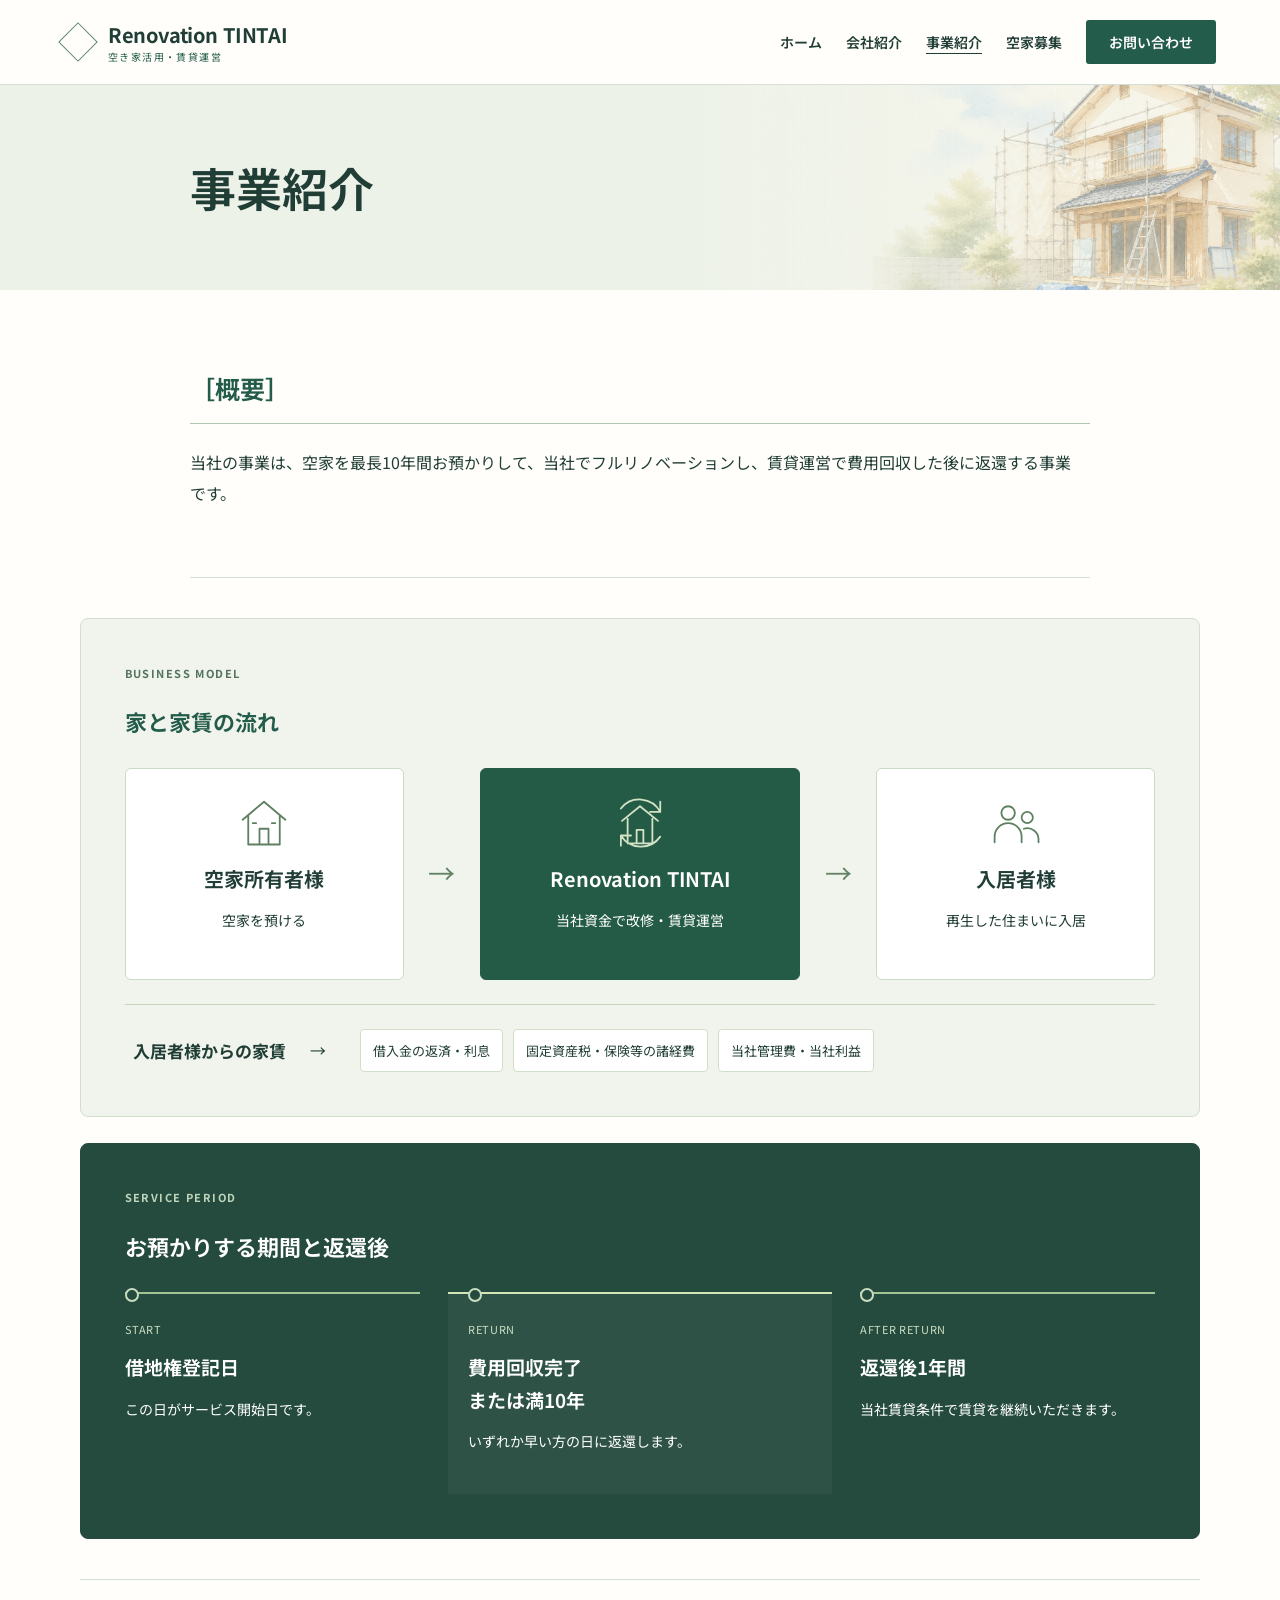
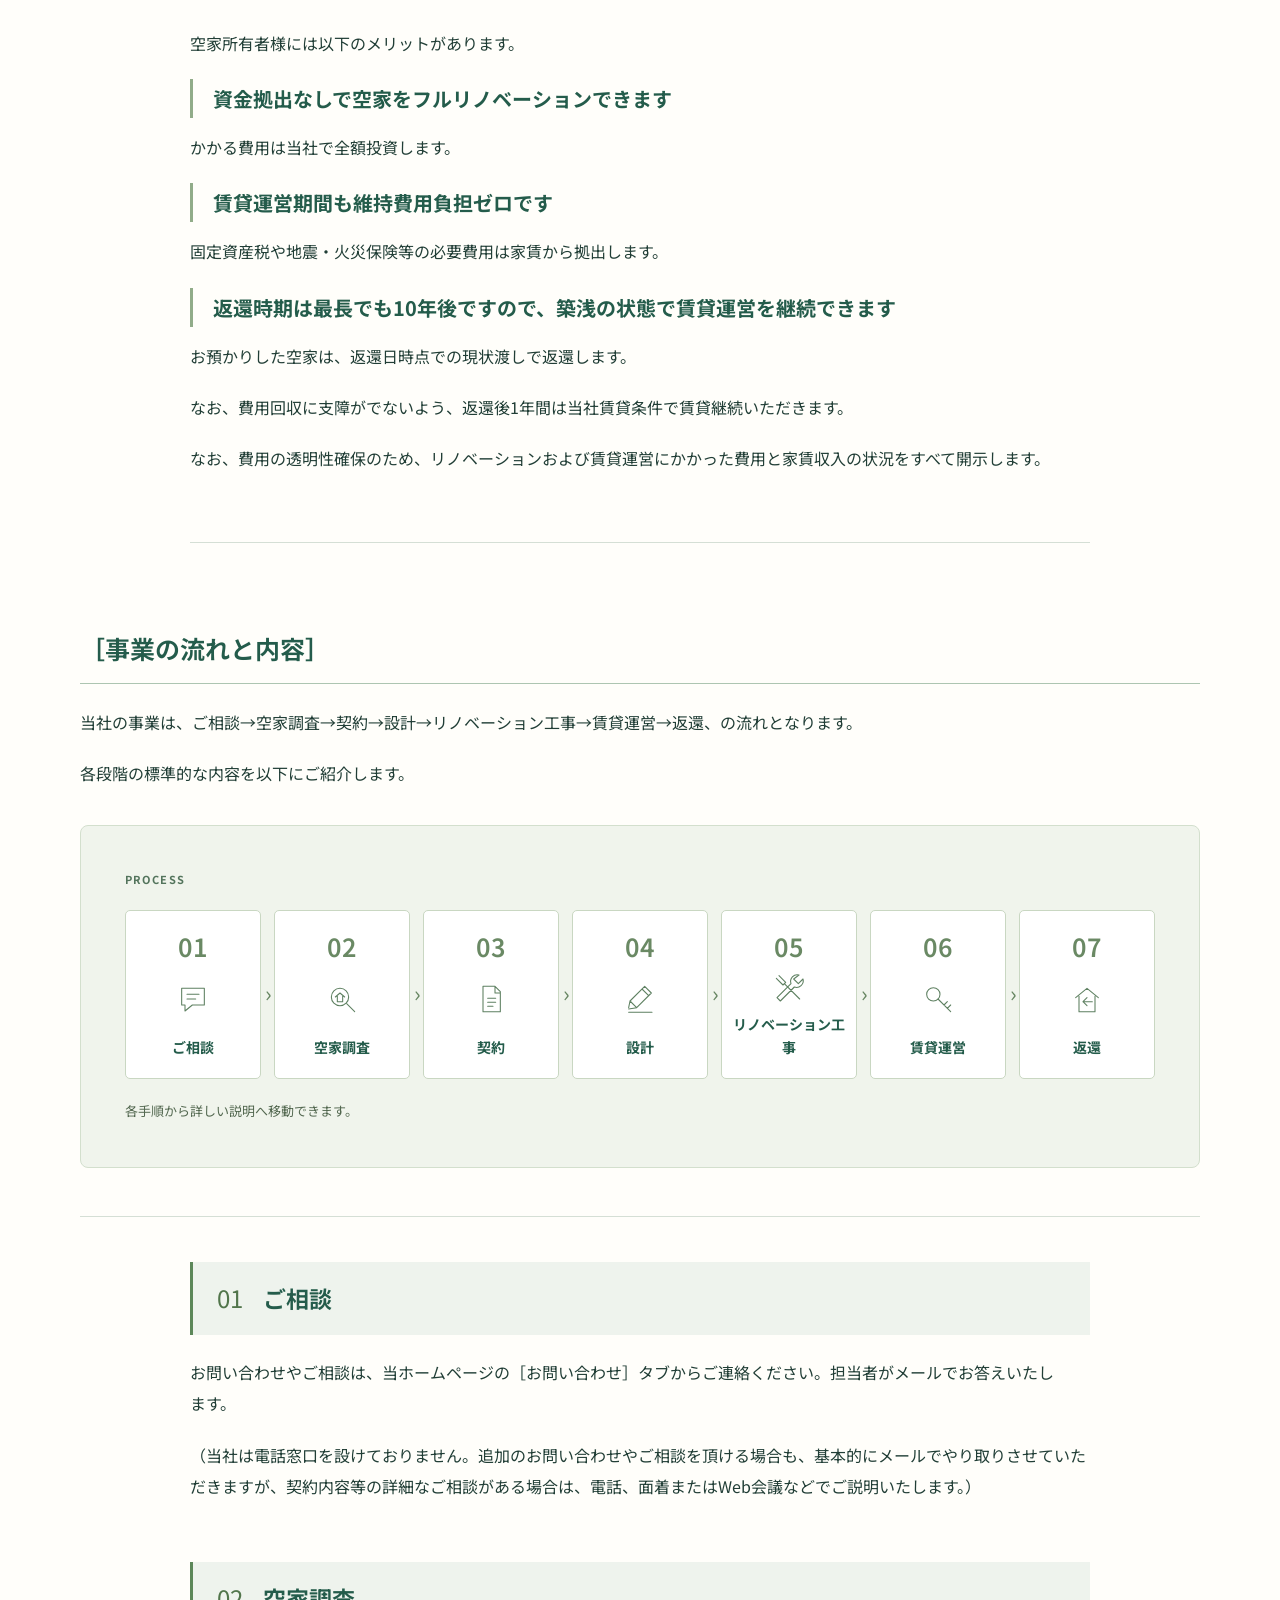
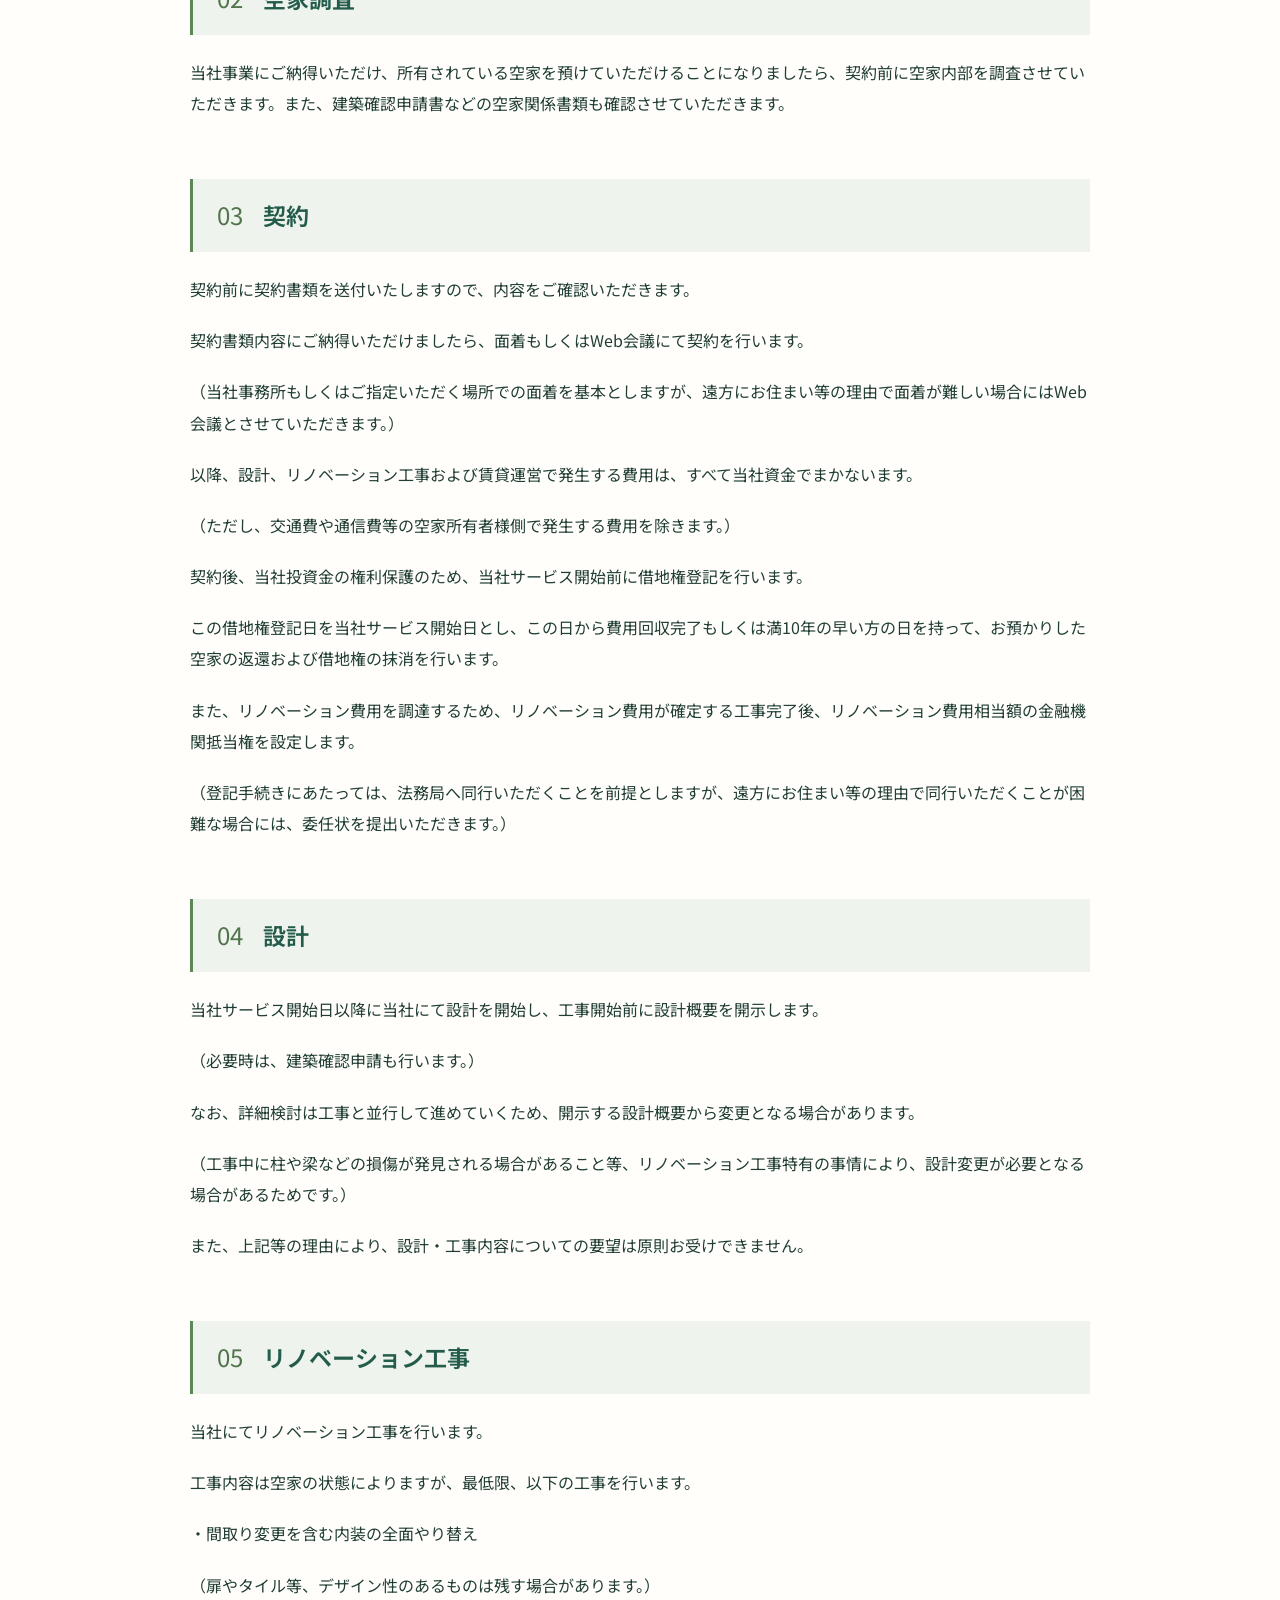
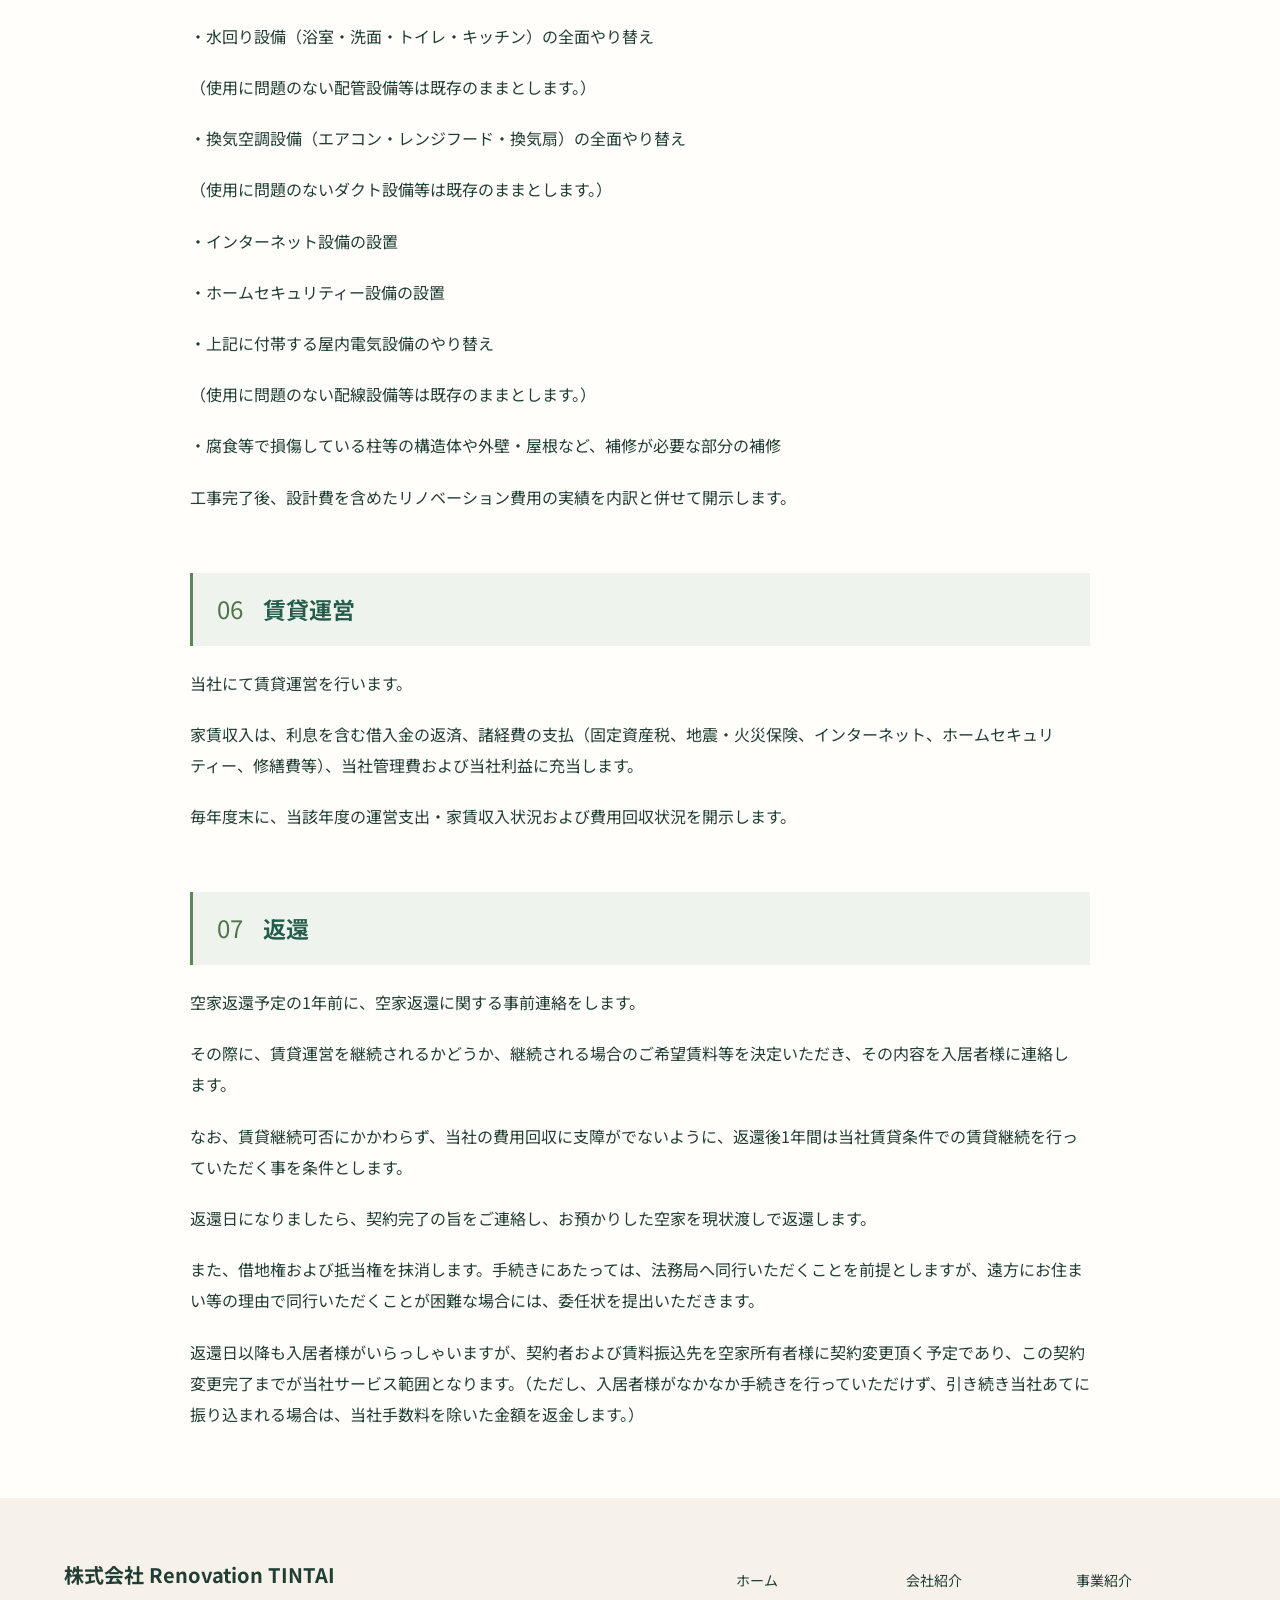
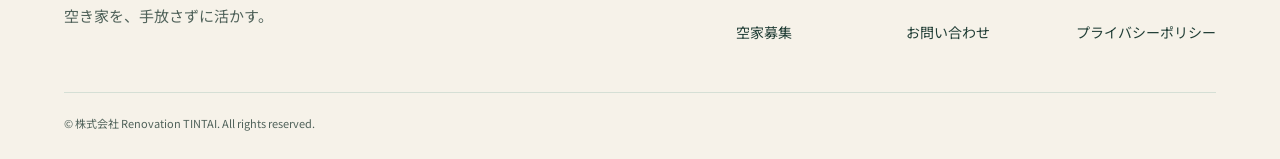
<file: 事業紹介/index.html>
<!DOCTYPE html>

<html lang="ja"><head><meta charset="utf-8"/><meta content="width=device-width, initial-scale=1" name="viewport"/><title>株式会社 Renovation TINTAI - 事業紹介</title><link href="https://www.renovationtintai.com/事業紹介" rel="canonical"/><link href="../favicon.svg" rel="icon"/><script defer="" src="../js/main.js?v=4"></script><link href="../css/site.css?v=4" rel="stylesheet"/><link as="font" crossorigin="anonymous" href="../fonts/tintai-sans.woff2" rel="preload" type="font/woff2"/></head><body class="subpage page-1"><a class="skip-link" href="#main">本文へ移動</a><header class="site-header" data-header=""><div class="container header-inner"><a aria-label="Renovation TINTAI ホームへ" class="site-logo" href="../ホーム/"><span class="site-logo-main">Renovation TINTAI</span><span class="site-logo-sub">空き家活用・賃貸運営</span></a><button aria-controls="global-nav" aria-expanded="false" class="nav-toggle" data-nav-toggle="" type="button"><span class="nav-toggle-line"></span><span class="nav-toggle-line"></span><span class="nav-toggle-line"></span><span class="visually-hidden">メニューを開閉</span></button><nav aria-label="グローバルナビゲーション" class="global-nav" data-global-nav="" id="global-nav"><a href="../ホーム/">ホーム</a><a href="../会社紹介/">会社紹介</a><a aria-current="page" href="../事業紹介/">事業紹介</a><a href="../空家募集/">空家募集</a><a class="nav-cta" href="../お問い合わせ/">お問い合わせ</a></nav></div></header><main class="source-content" id="main" tabindex="-1"><section class="source-section sub-hero" id="h.65246eb1156aa94d_2"><div><div></div></div><div><div><div><div><div></div></div></div><div><div><div><div><div id="h.65246eb1156aa94d_5"><div><div><h1 id="h.x0z4gr3kzke7"><span>事業紹介</span></h1></div></div></div></div></div></div></div><div><div><div></div></div></div></div></div><img alt="" aria-hidden="true" class="sub-hero-art" decoding="async" fetchpriority="high" height="941" src="../images/hero-watercolor.webp" width="1672"/></section><section class="source-section" id="h.3cd9e47f827c0725_147"><div></div><div><div><div><div><div></div></div></div><div><div><div><div><div id="h.3cd9e47f827c0725_144"><div><div><h2><span>［</span><span>概要</span><span>］</span></h2><br class="source-spacing-break"/><p><span>当社の事業は、空家を最長10年間お預かりして、当社で<span class="word-nowrap">フルリノベーション</span>し、賃貸運営で<span class="word-nowrap">費用回収</span>した後に返還する事業です。</span></p></div></div></div></div></div></div></div><div><div><div></div></div></div></div></div></section><section class="source-section business-diagrams" id="h.9843783081c899a_3">
<div data-added-diagram="v3">
<div class="diagram-block">
<p class="diagram-tag">BUSINESS MODEL</p>
<h2 class="diagram-heading">家と家賃の流れ</h2>
<div class="model-lanes">
<div class="model-node"><svg aria-hidden="true" class="line-icon" focusable="false" viewbox="0 0 48 48"><path d="M5 22 24 6l19 16M10 19v25h28V19M20 44V30h8v14M14 25h3M31 25h3"></path></svg><strong>空家所有者様</strong><p>空家を預ける</p></div>
<div aria-hidden="true" class="model-arrow">→</div>
<div class="model-node brand"><svg aria-hidden="true" class="line-icon" focusable="false" viewbox="0 0 48 48"><path d="M8 23 24 10l16 13M13 21v22h22V21M21 43V31h6v12M7 12a21 21 0 0 1 35 3M42 6v9h-9M42 37A21 21 0 0 1 7 36M7 45v-9h9"></path></svg><strong><span class="brand-nowrap">Renovation TINTAI</span></strong><p>当社資金で改修・賃貸運営</p></div>
<div aria-hidden="true" class="model-arrow">→</div>
<div class="model-node"><svg aria-hidden="true" class="line-icon" focusable="false" viewbox="0 0 48 48"><circle cx="17" cy="16" r="6"></circle><circle cx="34" cy="20" r="5"></circle><path d="M5 42v-5a12 12 0 0 1 24 0v5M31 30a10 10 0 0 1 13 10v2"></path></svg><strong>入居者様</strong><p>再生した住まいに入居</p></div>
</div>
<div class="fund-flow">
<div class="fund-source">入居者様からの家賃</div><div aria-hidden="true" class="fund-arrow">→</div>
<div class="fund-uses"><span>借入金の返済・利息</span><span>固定資産税・保険等の諸経費</span><span>当社管理費・当社利益</span></div>
</div>
</div>
<div class="diagram-block dark">
<p class="diagram-tag">SERVICE PERIOD</p>
<h2 class="diagram-heading">お預かりする期間と返還後</h2>
<div class="period-grid">
<div class="period-node"><small>START</small><strong>借地権登記日</strong><p>この日がサービス開始日です。</p></div>
<div class="period-node emphasis"><small>RETURN</small><strong>費用回収完了<br/>または満10年</strong><p>いずれか早い方の日に返還します。</p></div>
<div class="period-node"><small>AFTER RETURN</small><strong>返還後1年間</strong><p>当社賃貸条件で賃貸を継続いただきます。</p></div>
</div>
</div>
</div></section><section class="source-section business-benefits" id="h.3cd9e47f827c0725_52"><div></div><div><div><div><div><div></div></div></div><div><div><div><div><div id="h.3cd9e47f827c0725_49"><div><div><p><span><span class="word-nowrap">空家所有者様</span>には以下のメリットがあります。</span></p><br class="source-spacing-break"/><p class="benefit-title"><span>資金拠出なしで空家を<span class="word-nowrap">フルリノベーション</span>できます</span></p><p><span>かかる費用は当社で全額投資します。</span></p><br class="source-spacing-break"/><p class="benefit-title"><span>賃貸運営期間も維持費用負担ゼロです</span></p><p><span><span class="word-nowrap">固定資産税</span>や地震・火災保険等の必要費用は家賃から拠出します。</span></p><br class="source-spacing-break"/><p class="benefit-title"><span>返還時期は最長でも10年後ですので、築浅の状態で賃貸運営を継続できます</span></p><p><span>お預かりした空家は、返還日時点での現状渡しで返還します。</span></p><p><span>なお、<span class="word-nowrap">費用回収</span>に支障がでないよう、<span class="word-nowrap">返還後1年間</span>は当社賃貸条件で賃貸継続いただきます。</span></p><br class="source-spacing-break"/><br class="source-spacing-break"/><p><span>なお、費用の透明性確保のため、<span class="word-nowrap">リノベーション</span>および賃貸運営にかかった費用と家賃収入の状況をすべて開示します。</span></p></div></div></div></div></div></div></div><div><div><div></div></div></div></div></div></section><section class="source-section process-intro" id="h.3cd9e47f827c0725_159"><div></div><div><div><div><div><div></div></div></div><div><div><div><div><div id="h.3cd9e47f827c0725_156"><div><div><h2><span>［事業の流れと内容］</span></h2><br class="source-spacing-break"/><p><span>当社の事業は、ご相談→空家調査→契約→設計→<span class="word-nowrap">リノベーション</span>工事→賃貸運営→返還、の流れとなります。</span></p><p><span>各段階の標準的な内容を以下にご紹介します。</span></p></div></div></div></div></div></div></div><div><div><div></div></div></div></div></div><div class="diagram-block process-block" data-added-diagram="v3"><p class="diagram-tag">PROCESS</p><nav aria-label="事業の7つの手順" class="process-map"><a aria-label="1 ご相談の詳しい内容へ" href="#stage-1"><b>01</b><svg aria-hidden="true" class="line-icon" focusable="false" viewbox="0 0 48 48"><path d="M7 8h34v25H23L12 42v-9H7zM15 17h18M15 24h13"></path></svg><span>ご相談</span></a><a aria-label="2 空家調査の詳しい内容へ" href="#stage-2"><b>02</b><svg aria-hidden="true" class="line-icon" focusable="false" viewbox="0 0 48 48"><circle cx="21" cy="21" r="13"></circle><path d="m31 31 12 12M14 21l7-6 7 6M17 20v8h8v-8"></path></svg><span>空家調査</span></a><a aria-label="3 契約の詳しい内容へ" href="#stage-3"><b>03</b><svg aria-hidden="true" class="line-icon" focusable="false" viewbox="0 0 48 48"><path d="M12 5h18l8 8v30H12zM30 5v10h8M19 23h12M19 29h12M19 35h8"></path></svg><span>契約</span></a><a aria-label="4 設計の詳しい内容へ" href="#stage-4"><b>04</b><svg aria-hidden="true" class="line-icon" focusable="false" viewbox="0 0 48 48"><path d="m7 37 2-10L31 5l10 10-22 22-12 2M9 27l10 10M27 9l10 10M7 44h35"></path></svg><span>設計</span></a><a aria-label="5 リノベーション工事の詳しい内容へ" href="#stage-5"><b>05</b><svg aria-hidden="true" class="line-icon" focusable="false" viewbox="0 0 48 48"><path d="m9 7 10 10-4 4L5 11M17 19l23 23M39 6a10 10 0 0 0-12 13L6 40l5 5 21-21A10 10 0 0 0 45 12l-7 7-7-7z"></path></svg><span>リノベーション工事</span></a><a aria-label="6 賃貸運営の詳しい内容へ" href="#stage-6"><b>06</b><svg aria-hidden="true" class="line-icon" focusable="false" viewbox="0 0 48 48"><circle cx="17" cy="17" r="10"></circle><path d="m24 24 19 19M33 33l5-5M38 38l5-5"></path></svg><span>賃貸運営</span></a><a aria-label="7 返還の詳しい内容へ" href="#stage-7"><b>07</b><svg aria-hidden="true" class="line-icon" focusable="false" viewbox="0 0 48 48"><path d="M7 22 24 8l17 14M12 20v23h24V20M18 28h14M18 28l6-6M18 28l6 6"></path></svg><span>返還</span></a></nav><p class="diagram-note">各手順から詳しい説明へ移動できます。</p></div></section><section class="source-section business-details" id="h.3cd9e47f827c0725_163"><div></div><div><div><div><div><div></div></div></div><div><div><div><div><div id="h.3cd9e47f827c0725_160"><div><div><h3 data-step="01" id="stage-1"><span>ご相談</span></h3><br class="source-spacing-break"/><p><span>お問い合わせやご相談は、当ホームページの［お問い合わせ］タブからご連絡ください。担当者がメールでお答えいたします。</span></p><p><span>（当社は電話窓口を設けておりません。追加のお問い合わせやご相談を頂ける場合も、基本的にメールでやり取りさせていただきますが、契約内容等の詳細なご相談がある場合は、電話、面着またはWeb会議などでご説明いたします。）</span></p><br class="source-spacing-break"/><br class="source-spacing-break"/><br class="source-spacing-break"/><h3 data-step="02" id="stage-2"><span>空家調査</span></h3><br class="source-spacing-break"/><p><span>当社事業にご納得いただけ、所有されている空家を預けていただけることになりましたら、契約前に空家内部を調査させていただきます。また、建築確認申請書などの空家関係書類も確認させていただきます。</span></p><br class="source-spacing-break"/><br class="source-spacing-break"/><br class="source-spacing-break"/><h3 data-step="03" id="stage-3"><span>契約</span></h3><br class="source-spacing-break"/><p><span>契約前に契約書類を送付いたしますので、内容をご確認いただきます。</span></p><p><span>契約書類内容にご納得いただけましたら、面着もしくはWeb会議にて契約を行います。</span></p><p><span>（当社事務所もしくはご指定いただく場所での面着を基本としますが、遠方にお住まい等の理由で面着が難しい場合にはWeb会議とさせていただきます。）</span></p><br class="source-spacing-break"/><p><span>以降、設計、<span class="word-nowrap">リノベーション</span>工事および賃貸運営で発生する費用は、すべて当社資金でまかないます。</span></p><p><span>（ただし、交通費や通信費等の<span class="word-nowrap">空家所有者様</span>側で発生する費用を除きます。）</span></p><br class="source-spacing-break"/><p><span>契約後、当社投資金の権利保護のため、当社サービス開始前に借地権登記を行います。</span></p><p><span>この借地権登記日を当社サービス開始日とし、この日から<span class="word-nowrap">費用回収</span>完了もしくは<span class="word-nowrap">満10年</span>の早い方の日を持って、お預かりした空家の返還および借地権の抹消を行います。</span></p><p><span>また、<span class="word-nowrap">リノベーション</span>費用を調達するため、<span class="word-nowrap">リノベーション</span>費用が確定する工事完了後、<span class="word-nowrap">リノベーション</span>費用相当額の金融機関抵当権を設定します。</span></p><p><span>（登記手続きにあたっては、法務局へ同行いただくことを前提としますが、遠方にお住まい等の理由で同行いただくことが困難な場合には、委任状を提出いただきます。）</span></p><br class="source-spacing-break"/><br class="source-spacing-break"/><br class="source-spacing-break"/><h3 data-step="04" id="stage-4"><span>設計</span></h3><br class="source-spacing-break"/><p><span>当社サービス開始日以降に当社にて設計を開始し、工事開始前に設計概要を開示します。</span></p><p><span>（必要時は、建築確認申請も行います。）</span></p><p><span>なお、詳細検討は工事と並行して進めていくため、開示する設計概要から変更となる場合があります。</span></p><p><span>（工事中に柱や梁などの損傷が発見される場合があること等、<span class="word-nowrap">リノベーション</span>工事特有の事情により、設計変更が必要となる場合があるためです。）</span></p><p><span>また、上記等の理由により、設計・工事内容についての要望は原則お受けできません。</span></p><br class="source-spacing-break"/><br class="source-spacing-break"/><br class="source-spacing-break"/><h3 data-step="05" id="stage-5"><span><span class="word-nowrap">リノベーション</span>工事</span></h3><br class="source-spacing-break"/><p><span>当社にて<span class="word-nowrap">リノベーション</span>工事を行います。</span></p><p><span>工事内容は空家の状態によりますが、最低限、以下の工事を行います。</span></p><br class="source-spacing-break"/><p><span>・間取り変更を含む内装の全面やり替え</span></p><p><span>（扉やタイル等、デザイン性のあるものは残す場合があります。）</span></p><p><span>・水回り設備（浴室・洗面・トイレ・キッチン）の全面やり替え</span></p><p><span>（使用に問題のない配管設備等は既存のままとします。）</span></p><p><span>・換気空調設備（エアコン・レンジフード・換気扇）の全面やり替え</span></p><p><span>（使用に問題のないダクト設備等は既存のままとします。）</span></p><p><span>・インターネット設備の設置</span></p><p><span>・ホームセキュリティー設備の設置</span></p><p><span>・上記に付帯する屋内電気設備のやり替え</span></p><p><span>（使用に問題のない配線設備等は既存のままとします。）</span></p><p><span>・腐食等で損傷している柱等の構造体や外壁・屋根など、補修が必要な部分の補修</span></p><br class="source-spacing-break"/><p><span>工事完了後、設計費を含めた<span class="word-nowrap">リノベーション</span>費用の実績を内訳と併せて開示します。</span></p><br class="source-spacing-break"/><br class="source-spacing-break"/><h3 data-step="06" id="stage-6"><span>賃貸運営</span></h3><br class="source-spacing-break"/><p><span>当社にて賃貸運営を行います。</span></p><p><span>家賃収入は、利息を含む借入金の返済、諸経費の支払（<span class="word-nowrap">固定資産税</span>、地震・火災保険、インターネット、ホームセキュリティー、修繕費等）、当社管理費および当社利益に充当します。</span></p><br class="source-spacing-break"/><p><span>毎年度末に、当該年度の運営支出・家賃収入状況および<span class="word-nowrap">費用回収</span>状況を開示します。</span></p><br class="source-spacing-break"/><br class="source-spacing-break"/><br class="source-spacing-break"/><h3 data-step="07" id="stage-7"><span>返還</span></h3><br class="source-spacing-break"/><p><span>空家返還予定の1年前に、空家返還に関する事前連絡をします。</span></p><p><span>その際に、賃貸運営を継続されるかどうか、継続される場合のご希望賃料等を決定いただき、その内容を<span class="word-nowrap">入居者様</span>に連絡します。</span></p><p><span>なお、賃貸継続可否にかかわらず、当社の<span class="word-nowrap">費用回収</span>に支障がでないように、<span class="word-nowrap">返還後1年間</span>は当社賃貸条件での賃貸継続を行っていただく事を条件とします。</span></p><br class="source-spacing-break"/><p><span>返還日になりましたら、契約完了の旨をご連絡し、お預かりした空家を現状渡しで返還します。</span></p><p><span>また、借地権および抵当権を抹消します。手続きにあたっては、法務局へ同行いただくことを前提としますが、遠方にお住まい等の理由で同行いただくことが困難な場合には、委任状を提出いただきます。</span></p><br class="source-spacing-break"/><p><span>返還日以降も<span class="word-nowrap">入居者様</span>がいらっしゃいますが、契約者および賃料振込先を<span class="word-nowrap">空家所有者様</span>に契約変更頂く予定であり、この契約変更完了までが当社サービス範囲となります。（ただし、<span class="word-nowrap">入居者様</span>がなかなか手続きを行っていただけず、引き続き当社あてに振り込まれる場合は、当社手数料を除いた金額を返金します。）</span></p><br class="source-spacing-break"/><br class="source-spacing-break"/><br class="source-spacing-break"/></div></div></div></div></div></div></div><div><div><div></div></div></div></div></div></section></main><footer class="site-footer"><div class="container footer-inner"><div><a class="footer-logo" href="../ホーム/">株式会社 Renovation TINTAI</a><p class="footer-copy">空き家を、手放さずに活かす。</p></div><nav aria-label="フッターナビゲーション" class="footer-nav"><a href="../ホーム/">ホーム</a><a href="../会社紹介/">会社紹介</a><a href="../事業紹介/">事業紹介</a><a href="../空家募集/">空家募集</a><a href="../お問い合わせ/">お問い合わせ</a><a href="../プライバシーポリシー/">プライバシーポリシー</a></nav><p class="copyright">© 株式会社 Renovation TINTAI. All rights reserved.</p></div></footer></body></html>
</file>
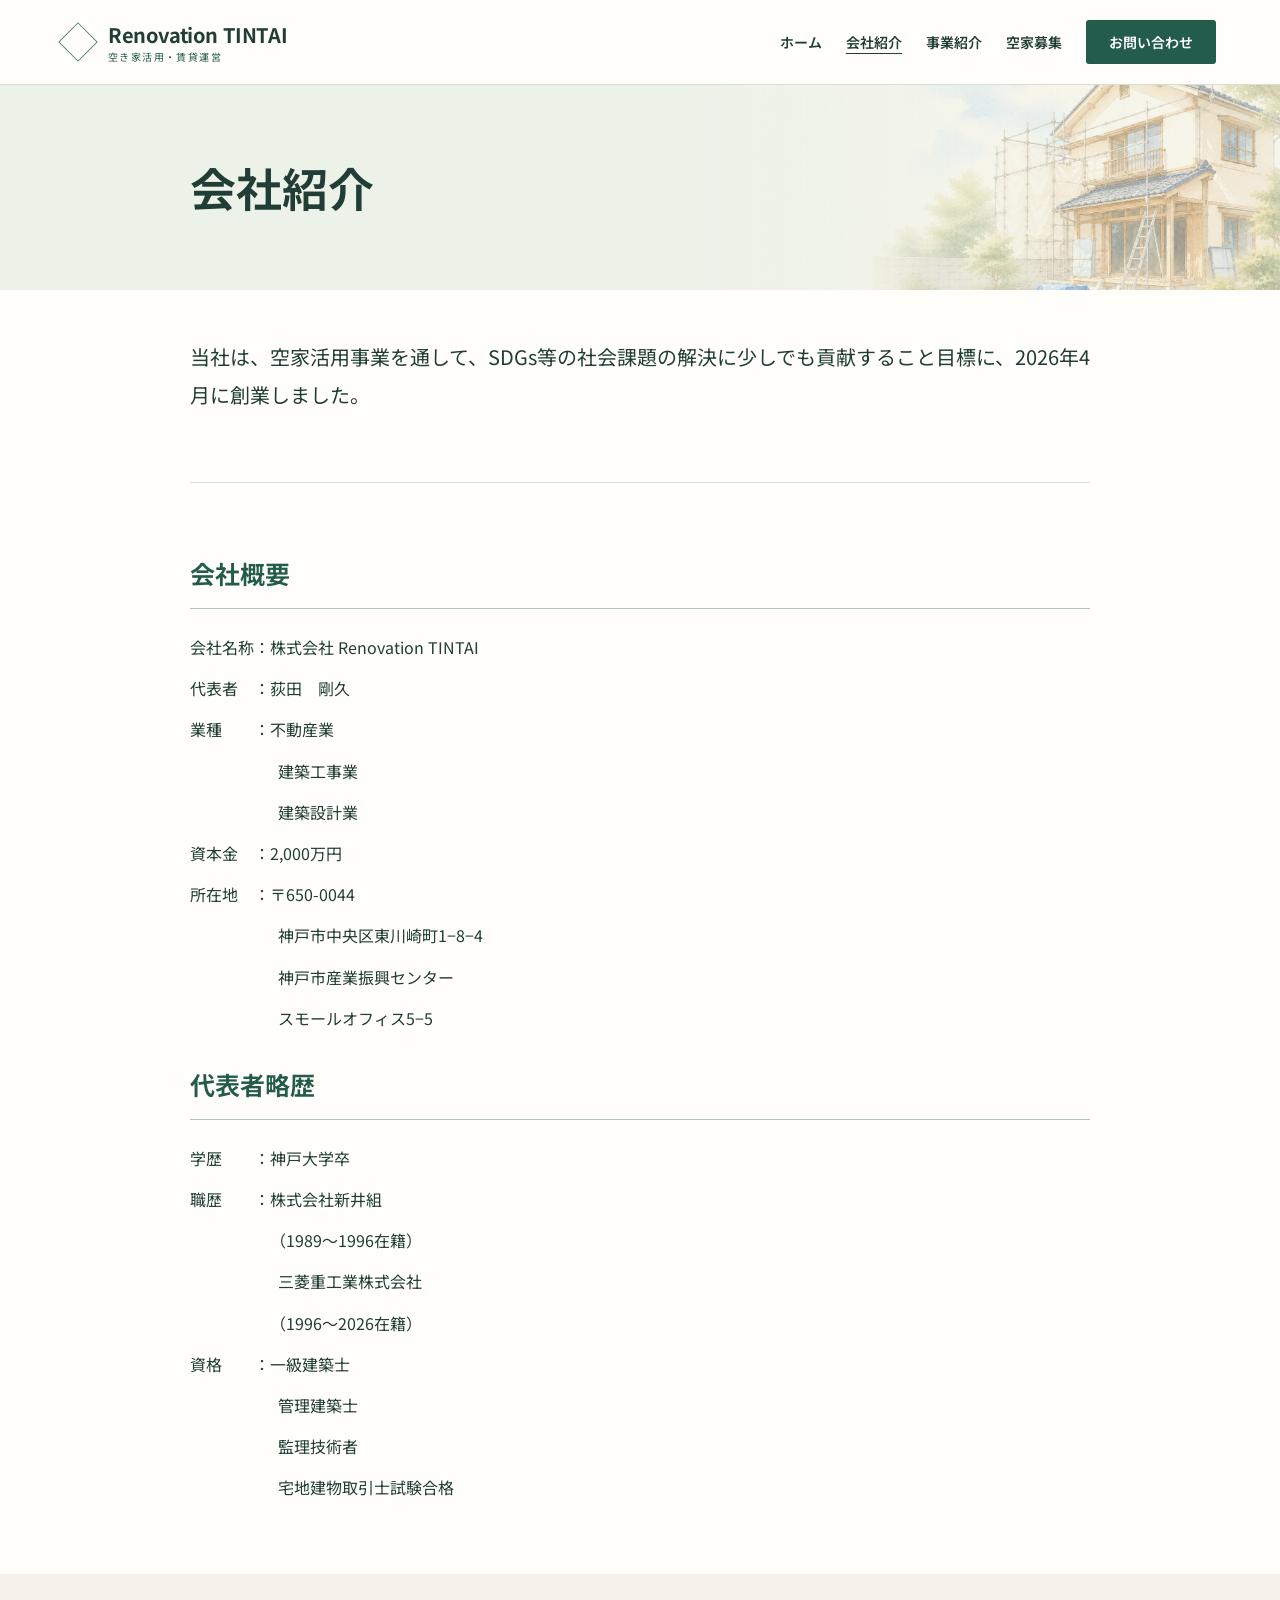
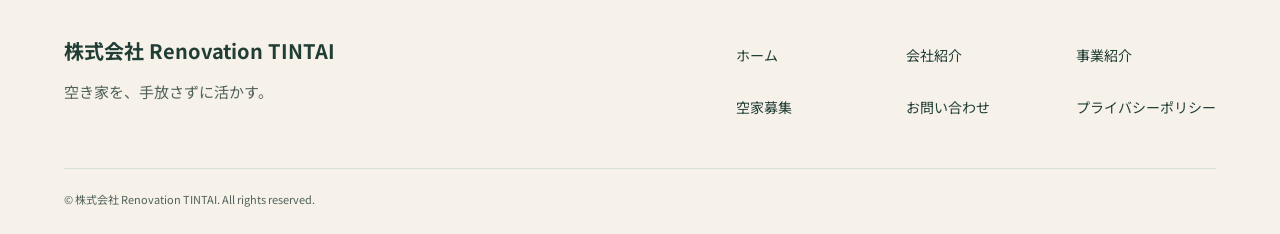
<file: 会社紹介/index.html>
<!DOCTYPE html>

<html lang="ja"><head><meta charset="utf-8"/><meta content="width=device-width, initial-scale=1" name="viewport"/><title>株式会社 Renovation TINTAI - 会社紹介</title><link href="https://www.renovationtintai.com/会社紹介" rel="canonical"/><link href="../favicon.svg" rel="icon"/><script defer="" src="../js/main.js?v=4"></script><link href="../css/site.css?v=4" rel="stylesheet"/><link as="font" crossorigin="anonymous" href="../fonts/tintai-sans.woff2" rel="preload" type="font/woff2"/></head><body class="subpage page-0"><a class="skip-link" href="#main">本文へ移動</a><header class="site-header" data-header=""><div class="container header-inner"><a aria-label="Renovation TINTAI ホームへ" class="site-logo" href="../ホーム/"><span class="site-logo-main">Renovation TINTAI</span><span class="site-logo-sub">空き家活用・賃貸運営</span></a><button aria-controls="global-nav" aria-expanded="false" class="nav-toggle" data-nav-toggle="" type="button"><span class="nav-toggle-line"></span><span class="nav-toggle-line"></span><span class="nav-toggle-line"></span><span class="visually-hidden">メニューを開閉</span></button><nav aria-label="グローバルナビゲーション" class="global-nav" data-global-nav="" id="global-nav"><a href="../ホーム/">ホーム</a><a aria-current="page" href="../会社紹介/">会社紹介</a><a href="../事業紹介/">事業紹介</a><a href="../空家募集/">空家募集</a><a class="nav-cta" href="../お問い合わせ/">お問い合わせ</a></nav></div></header><main class="source-content" id="main" tabindex="-1"><section class="source-section sub-hero" id="h.3b3515aefffaee63_8"><div><div></div></div><div><div><div><div><div></div></div></div><div><div><div><div><div id="h.3b3515aefffaee63_11"><div><div><h1 id="h.aqpx7zfzhyfm"><span>会社紹介</span></h1></div></div></div></div></div></div></div><div><div><div></div></div></div></div></div><img alt="" aria-hidden="true" class="sub-hero-art" decoding="async" fetchpriority="high" height="941" src="../images/hero-watercolor.webp" width="1672"/></section><section class="source-section" id="h.140eaa1394997e31_3"><div></div><div><div><div><div><div></div></div></div><div><div><div><div><div id="h.140eaa1394997e31_0"><div><div><p><span>当社は、空家活用事業を通して、</span><span>SDGs</span><span>等の社会課題の解決に</span><span>少しでも貢献すること</span><span>目標に、2026年4月に創業しました。</span></p></div></div></div></div></div></div></div></div></div></section><section class="source-section" id="h.3cd9e47f827c0725_164"><div></div><div><div><div><div><div></div></div></div><div><div><div><div><div id="h.3cd9e47f827c0725_167"><div><div class="company-information"><h2><span>会社概要</span></h2><p class="company-row"><span><span aria-hidden="true" class="formatting-space">　</span></span><span>会社名称：株式会社 <span class="brand-nowrap">Renovation TINTAI</span></span></p><p class="company-row"><span><span aria-hidden="true" class="formatting-space">　</span></span><span>代表者　：荻田　剛久</span></p><p class="company-row"><span><span aria-hidden="true" class="formatting-space">　</span>業種　　：不動産業</span></p><p class="company-row company-continuation"><span><span aria-hidden="true" class="formatting-space">　　　　　　</span></span><span>建築工事業</span></p><p class="company-row company-continuation"><span><span aria-hidden="true" class="formatting-space">　　　　　　</span></span><span>建築設計業</span></p><p class="company-row"><span><span aria-hidden="true" class="formatting-space">　</span>資本金　：2,000万円</span></p><p class="company-row"><span><span aria-hidden="true" class="formatting-space">　</span>所在地　：</span><span>〒650-0044</span></p><p class="company-row company-continuation"><span><span aria-hidden="true" class="formatting-space">　　　　　　</span></span><span>神戸市中央区東川崎町1−8−4</span></p><p class="company-row company-continuation"><span><span aria-hidden="true" class="formatting-space">　　　　　　　</span>神戸市産業振興センター</span></p><p class="company-row company-continuation"><span><span aria-hidden="true" class="formatting-space">　　　　　　　</span></span><span>スモールオフィス5−5</span></p></div></div></div></div></div></div></div><div><div><div></div></div></div><div><div><div><div><div id="h.62324ba9d9b0af32_0"><div><div class="company-information"><h2><span>代表者略歴</span></h2><p class="company-row"><span><span aria-hidden="true" class="formatting-space">　</span>学歴　　：神戸大学卒</span></p><p class="company-row"><span><span aria-hidden="true" class="formatting-space">　</span>職歴　　：株式会社新井組</span></p><p class="company-row company-continuation"><span><span aria-hidden="true" class="formatting-space">　　　　　　　</span></span><span>（1989〜1996在籍）</span></p><p class="company-row company-continuation"><span><span aria-hidden="true" class="formatting-space">　　</span></span><span><span aria-hidden="true" class="formatting-space">　　　　</span>三菱重工業株式会社</span></p><p class="company-row company-continuation"><span><span aria-hidden="true" class="formatting-space">　　　　　　　</span></span><span>（1996〜2026在籍）</span></p><p class="company-row"><span><span aria-hidden="true" class="formatting-space">　</span>資格　　：一級建築士</span></p><p class="company-row company-continuation"><span><span aria-hidden="true" class="formatting-space">　　　　　　</span>管理建築士</span></p><p class="company-row company-continuation"><span><span aria-hidden="true" class="formatting-space">　　　　　　</span></span><span>監理技術者</span></p><p class="company-row company-continuation"><span><span aria-hidden="true" class="formatting-space">　　　　　　</span></span><span>宅地建物取引士試験合格</span></p></div></div></div></div></div></div></div><div><div><div></div></div></div></div></div></section></main><footer class="site-footer"><div class="container footer-inner"><div><a class="footer-logo" href="../ホーム/">株式会社 Renovation TINTAI</a><p class="footer-copy">空き家を、手放さずに活かす。</p></div><nav aria-label="フッターナビゲーション" class="footer-nav"><a href="../ホーム/">ホーム</a><a href="../会社紹介/">会社紹介</a><a href="../事業紹介/">事業紹介</a><a href="../空家募集/">空家募集</a><a href="../お問い合わせ/">お問い合わせ</a><a href="../プライバシーポリシー/">プライバシーポリシー</a></nav><p class="copyright">© 株式会社 Renovation TINTAI. All rights reserved.</p></div></footer></body></html>
</file>
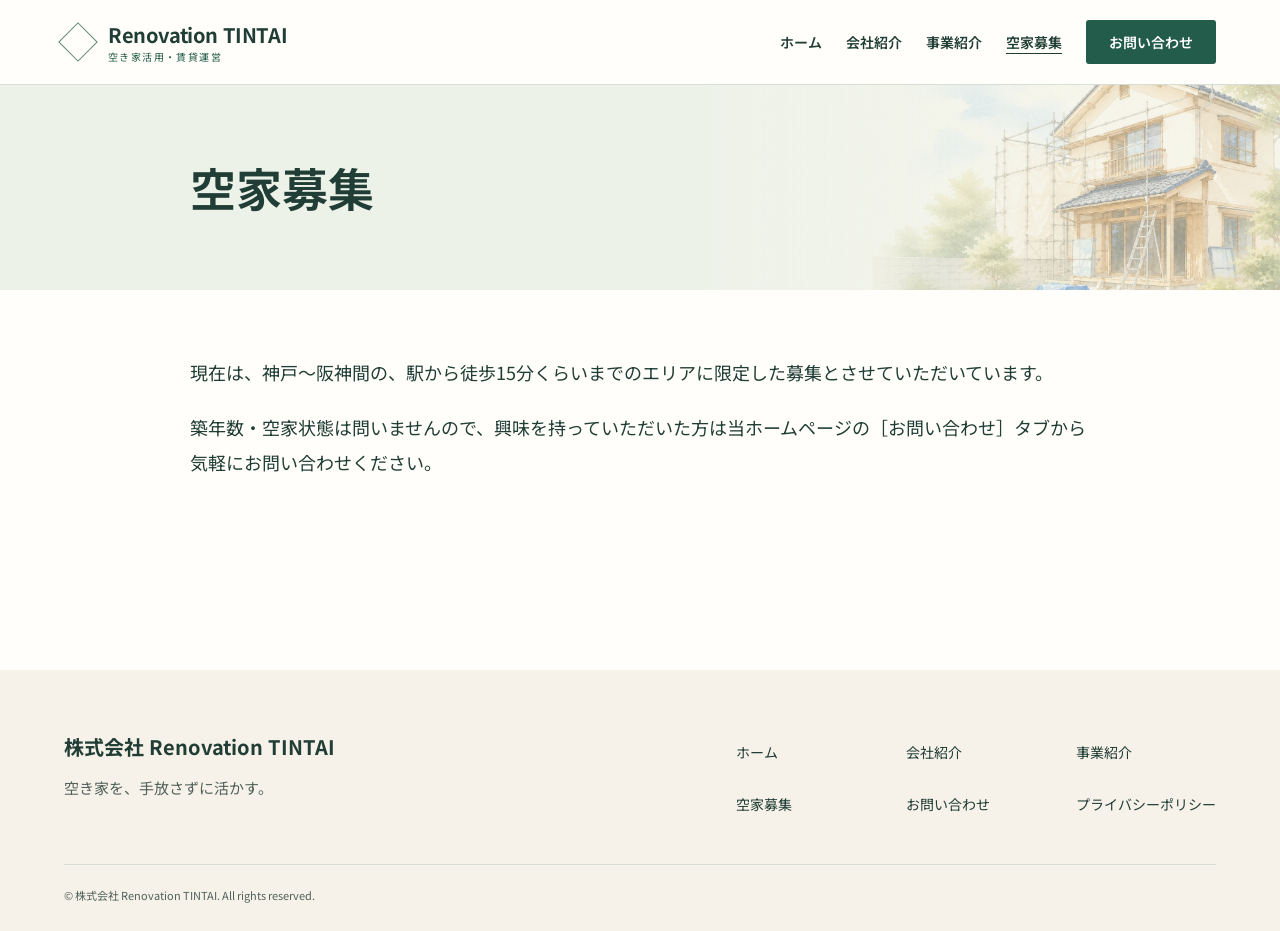
<file: 空家募集/index.html>
<!DOCTYPE html>

<html lang="ja"><head><meta charset="utf-8"/><meta content="width=device-width, initial-scale=1" name="viewport"/><title>株式会社 Renovation TINTAI - 空家募集</title><link href="https://www.renovationtintai.com/空家募集" rel="canonical"/><link href="../favicon.svg" rel="icon"/><script defer="" src="../js/main.js?v=4"></script><link href="../css/site.css?v=4" rel="stylesheet"/><link as="font" crossorigin="anonymous" href="../fonts/tintai-sans.woff2" rel="preload" type="font/woff2"/></head><body class="subpage page-2"><a class="skip-link" href="#main">本文へ移動</a><header class="site-header" data-header=""><div class="container header-inner"><a aria-label="Renovation TINTAI ホームへ" class="site-logo" href="../ホーム/"><span class="site-logo-main">Renovation TINTAI</span><span class="site-logo-sub">空き家活用・賃貸運営</span></a><button aria-controls="global-nav" aria-expanded="false" class="nav-toggle" data-nav-toggle="" type="button"><span class="nav-toggle-line"></span><span class="nav-toggle-line"></span><span class="nav-toggle-line"></span><span class="visually-hidden">メニューを開閉</span></button><nav aria-label="グローバルナビゲーション" class="global-nav" data-global-nav="" id="global-nav"><a href="../ホーム/">ホーム</a><a href="../会社紹介/">会社紹介</a><a href="../事業紹介/">事業紹介</a><a aria-current="page" href="../空家募集/">空家募集</a><a class="nav-cta" href="../お問い合わせ/">お問い合わせ</a></nav></div></header><main class="source-content" id="main" tabindex="-1"><section class="source-section sub-hero" id="h.65246eb1156aa94d_12"><div><div></div></div><div><div><div><div><div></div></div></div><div><div><div><div><div id="h.65246eb1156aa94d_15"><div><div><h1 id="h.oruj9ezf6tx0"><span>空家募集</span></h1></div></div></div></div></div></div></div><div><div><div></div></div></div></div></div><img alt="" aria-hidden="true" class="sub-hero-art" decoding="async" fetchpriority="high" height="941" src="../images/hero-watercolor.webp" width="1672"/></section><section class="source-section" id="h.3cd9e47f827c0725_44"><div></div><div><div><div><div><div></div></div></div><div><div><div><div><div id="h.3cd9e47f827c0725_41"><div><div><p><span>現在は、神戸〜阪神間の、駅から徒歩15分くらいまでのエリアに限定した募集とさせていただいています。</span></p><br class="source-spacing-break"/><p><span>築年数・空家状態は問いませんので、興味を持っていただいた方は当ホームページの［お問い合わせ］タブから気軽にお問い合わせください。</span></p><br class="source-spacing-break"/><br class="source-spacing-break"/><br class="source-spacing-break"/></div></div></div></div></div></div></div><div><div><div></div></div></div></div></div></section></main><footer class="site-footer"><div class="container footer-inner"><div><a class="footer-logo" href="../ホーム/">株式会社 Renovation TINTAI</a><p class="footer-copy">空き家を、手放さずに活かす。</p></div><nav aria-label="フッターナビゲーション" class="footer-nav"><a href="../ホーム/">ホーム</a><a href="../会社紹介/">会社紹介</a><a href="../事業紹介/">事業紹介</a><a href="../空家募集/">空家募集</a><a href="../お問い合わせ/">お問い合わせ</a><a href="../プライバシーポリシー/">プライバシーポリシー</a></nav><p class="copyright">© 株式会社 Renovation TINTAI. All rights reserved.</p></div></footer></body></html>
</file>
<file: css/site.css>
@charset "UTF-8";
@font-face{font-family:"TINTAI Sans";src:url('../fonts/tintai-sans.woff2') format('woff2');font-style:normal;font-weight:400 700;font-display:swap}
/* One authoritative stylesheet. All editorial copy remains in the HTML. */
:root{--font:"TINTAI Sans","Hiragino Sans",Meiryo,sans-serif;--ink:#213e36;--muted:#50625a;--green:#245c4b;--paper:#fffefa;--mist:#eef3ed;--sand:#f6f2e9;--line:#d5dfd5;--width:1200px;--gutter:clamp(20px,5vw,72px);--header-height:84px;color-scheme:light}
*{box-sizing:border-box}html{scroll-behavior:smooth;scroll-padding-top:calc(var(--header-height) + 24px)}body{margin:0;background:var(--paper);color:var(--ink);font:400 16px/1.9 var(--font);-webkit-font-smoothing:antialiased}body.is-nav-open{overflow:hidden}h1,h2,h3,p{margin-top:0}h1,h2,h3{line-height:1.6}a{color:inherit;text-underline-offset:5px}img{display:block;max-width:100%;height:auto}button,input,select{font:inherit}a,button,summary{touch-action:manipulation}:focus-visible{outline:3px solid #a96b37;outline-offset:5px}::selection{background:#d6e7d7}p{overflow-wrap:break-word}.container{width:min(var(--width),calc(100% - var(--gutter)*2));margin-inline:auto}.visually-hidden,.skip-link:not(:focus){position:absolute;width:1px;height:1px;overflow:hidden;clip-path:inset(50%);white-space:nowrap}.skip-link:focus{position:fixed;top:10px;left:10px;z-index:2000;background:var(--green);color:white;padding:10px 20px}
.site-header{position:sticky;top:0;z-index:100;background:#fffefaed;border-bottom:1px solid var(--line);backdrop-filter:blur(16px)}.header-inner{min-height:84px;display:flex;align-items:center;justify-content:space-between;gap:24px}.site-logo{display:grid;grid-template-columns:32px 1fr;column-gap:12px;text-decoration:none;flex-shrink:0}.site-logo::before{content:'';grid-row:span 2;width:26px;height:26px;align-self:center;border:1.5px solid #598375;transform:rotate(45deg)}.site-logo-main{font-size:20px;font-weight:700;line-height:1.4;letter-spacing:-.02em}.site-logo-sub{font-size:10px;line-height:1.5;letter-spacing:.14em;color:var(--green)}.sub-logo{display:flex;align-items:center;font-size:18px;font-weight:700}.sub-logo::before{flex-shrink:0}.global-nav{display:flex;align-items:center;gap:24px;font-size:13px;font-weight:600}.global-nav a{display:inline-flex;align-items:center;min-height:44px;text-decoration:none;white-space:nowrap}.global-nav a:hover,.global-nav a[aria-current]{text-decoration:underline}.global-nav .nav-cta{background:var(--green);color:white;padding:9px 23px;border-radius:3px}.nav-toggle{display:none;border:1px solid var(--line);background:var(--paper);border-radius:3px;padding:10px;width:46px;height:46px;flex-shrink:0;cursor:pointer}.nav-toggle-line{display:block;width:22px;height:2px;background:var(--ink);margin:5px auto}.nav-toggle[aria-expanded=true] .nav-toggle-line:nth-child(1){transform:translateY(7px) rotate(45deg)}.nav-toggle[aria-expanded=true] .nav-toggle-line:nth-child(2){opacity:0}.nav-toggle[aria-expanded=true] .nav-toggle-line:nth-child(3){transform:translateY(-7px) rotate(-45deg)}
.button{display:inline-flex;align-items:center;justify-content:center;gap:15px;min-height:56px;padding:14px 24px;border:1px solid var(--green);border-radius:3px;text-align:center;text-decoration:none;font-weight:700;font-size:14px;line-height:1.6}.button::after,.text-link::after{content:'→';font:20px system-ui}.button-primary{background:var(--green);color:#fff}.button-primary:hover{background:#173f32}.button-outline{border-color:#b6cfbc;color:white}.button-outline:hover{background:#ffffff15}.text-link{display:inline-flex;align-items:center;gap:16px;padding-block:10px;margin-top:20px;font-size:15px;color:var(--green)}
.hero{position:relative;isolation:isolate;background:#faf8f0}.hero-art{position:absolute;inset:0;z-index:-1;width:100%;height:100%;object-fit:cover;object-position:right center}.hero::before{content:'';position:absolute;inset:0;z-index:0;background:linear-gradient(90deg,#faf8f0f5 0%,#faf8f0d9 29%,#faf8f000 61%)}.hero-inner{position:relative;z-index:1;min-height:650px;display:flex;flex-direction:column;justify-content:center;gap:32px;padding-block:65px}.hero-copy{max-width:590px}.hero-title{font-family:var(--font);font-size:clamp(36px,3.8vw,54px);font-weight:650;line-height:1.55;letter-spacing:0;margin-bottom:28px;color:#224e40}.hero-title-line{display:block}.hero-lead{font-size:16px;line-height:2.1;padding-left:20px;border-left:1px solid #b8c5ae;margin-bottom:0}.hero-actions{display:flex;gap:14px;flex-wrap:wrap}.hero-actions .button:first-child{background:#fffefa;color:var(--green);border-color:#b6c7b8}.hero-actions .button{min-width:220px}
.section{padding-block:90px}.section-kicker{font-size:11px;font-weight:700;letter-spacing:.2em;color:var(--green);margin-bottom:18px}.section-kicker::before{content:'';display:inline-block;vertical-align:middle;width:28px;height:1px;margin-right:14px;background:currentColor}.section-title{font:650 clamp(26px,2.6vw,36px)/1.6 var(--font);letter-spacing:.01em;margin-bottom:22px}.section-heading{max-width:900px;margin:0 auto 42px}.section-lead{color:var(--muted);margin-bottom:0;font-size:16px}.problem-title-sp{display:none}.problem-grid{display:grid;grid-template-columns:repeat(4,minmax(0,1fr));gap:24px}.problem-card{min-width:0;margin:0}.problem-illustration{width:100%;aspect-ratio:560/532;background:#fff;border:1px solid #eee9df;border-radius:8px;padding:14px}.problem-illustration img{width:100%;height:100%;object-fit:contain;object-position:center}.problem-card p{font-size:16px;line-height:1.9;font-weight:600;text-align:center;margin:20px 0 0}
.solution{background:var(--mist)}.split-heading{display:grid;grid-template-columns:1fr 1fr;gap:50px;align-items:end;margin-bottom:38px}.split-lead{margin:0 0 22px;color:var(--muted)}.solution-grid{display:grid;grid-template-columns:repeat(4,minmax(0,1fr));gap:25px;border-top:1px solid #b8cdbb;padding-top:30px}.solution-card{min-width:0}.solution-number{font:42px/1.4 var(--font);color:#5a7d66;margin:0 0 20px}.solution-card h3{font-size:19px;margin:0 0 12px}.solution-card p:not(.solution-number){font-size:15px;color:var(--muted);margin:0}
.service-grid{display:grid;grid-template-columns:1fr 1fr;gap:65px;align-items:center}.service-copy .section-title{font-size:33px}.service-copy>p:not(.section-kicker){color:var(--muted);font-size:16px}.service-panel{background:var(--mist);padding:28px;display:grid;gap:9px;border-radius:6px}.service-flow-item{background:#fff;padding:18px 23px;border-left:3px solid #86a18b;border-radius:2px}.flow-label{display:block;font-size:10px;letter-spacing:.13em;color:var(--green);font-weight:700}.service-flow-item strong{font-size:21px}.service-flow-item p{font-size:14px;margin:3px 0 0;color:var(--muted)}.flow-arrow{font-size:23px;width:24px;height:24px;line-height:24px;margin-inline:auto;text-align:center;transform:rotate(90deg)}
.flow{background:var(--sand)}.flow-grid{display:grid;grid-template-columns:repeat(5,minmax(0,1fr));gap:22px}.step-card{display:flex;flex-direction:column;min-width:0}.step-label{font:17px/1.6 var(--font);color:var(--green);border-bottom:1px solid #c6cebf;padding-bottom:12px;margin-bottom:16px}.step-image{width:100%;height:auto;aspect-ratio:1;object-fit:contain;border-radius:8px;background:#fff;border:1px solid #ebe8df;padding:8px}.step-card h3{font-size:18px;margin:19px 0 10px}.step-card>p:last-child{font-size:14px;color:var(--muted);margin:0}
.trust{background:#24473a;color:#fff}.trust-grid{display:grid;grid-template-columns:.9fr 1.1fr;gap:80px}.trust .section-kicker{color:#c3ddc8}.trust-heading>p:not(.section-kicker){color:#deeadf}.trust-list{display:grid;gap:22px}.trust-card{border-top:1px solid #78977e;padding-top:24px}.trust-card h3{font-size:21px;margin-bottom:9px}.trust-card p{color:#deeadf;margin:0;font-size:15px}.target{background:var(--mist)}.target-inner{display:grid;grid-template-columns:1fr 1fr;gap:65px;align-items:center}.target-copy>p:not(.section-kicker){color:var(--muted)}.target-cards{display:grid}.target-card{display:grid;grid-template-columns:88px 1fr;gap:4px 16px;border-bottom:1px solid #bdcebf;padding:24px 0}.target-card span{grid-row:span 2;font-size:11px;font-weight:700;letter-spacing:.1em;color:var(--green)}.target-card h3{font-size:22px;margin:0}.target-card p{font-size:14px;color:var(--muted);margin:0}
.faq-inner{display:grid;grid-template-columns:.75fr 1.25fr;gap:70px}.faq-heading>p:not(.section-kicker){color:var(--muted)}.faq-list{border-top:1px solid var(--line)}.faq-list details{border-bottom:1px solid var(--line)}.faq-list summary{position:relative;cursor:pointer;list-style:none;padding:26px 35px 26px 0;font-weight:600;font-size:16px}.faq-list summary::-webkit-details-marker{display:none}.faq-list summary::after{content:'+';position:absolute;right:4px;top:26px;color:var(--green);font:24px/1.4 system-ui}.faq-list details[open] summary::after{content:'−'}.faq-list details>p{margin:0 0 25px;border-left:2px solid #90ac95;padding-left:20px;color:var(--muted);font-size:15px}
.cta-section{background:#244c3e;color:white;padding-block:90px}.cta-inner{max-width:900px;text-align:center}.cta-section .section-kicker{color:#c6dfca}.cta-title{font:650 clamp(26px,2.8vw,36px)/1.65 var(--font);margin-bottom:22px}.cta-inner>p{color:#e0eae1}.cta-actions{display:flex;justify-content:center;gap:16px;flex-wrap:wrap;margin:32px 0 20px}.cta-actions .button-primary{color:var(--green);background:white;border-color:white}.contact-note{font-size:13px;margin:0}.site-footer{padding:60px 0 25px;background:var(--sand)}.footer-inner{display:grid;grid-template-columns:1fr auto;gap:38px}.footer-logo{font-size:20px;font-weight:700;text-decoration:none}.footer-copy{font-size:14px;color:var(--muted);margin:10px 0 0}.footer-nav{display:grid;grid-template-columns:repeat(3,1fr);gap:8px 30px}.footer-nav a{font-size:14px;min-height:44px;display:flex;align-items:center;text-decoration:none}.footer-nav a:hover{text-decoration:underline}.copyright{grid-column:1/-1;border-top:1px solid var(--line);padding-top:20px;margin:0;font-size:11px;color:var(--muted)}
/* Sourced subpages: the text wrappers are retained for exact preservation. */
.source-content{min-height:65vh}.source-section{width:min(900px,calc(100% - var(--gutter)*2));margin-inline:auto;padding:48px 0;border-bottom:1px solid var(--line);font-size:16px;line-height:2;overflow-wrap:break-word}.source-section p{margin:0 0 17px}.source-section span{font:inherit;color:inherit}.source-section h1{font:650 clamp(29px,4vw,46px)/1.6 var(--font);margin:0;overflow-wrap:anywhere}.source-section h2{font-size:25px;color:var(--green);margin:30px 0 23px;padding-bottom:15px;border-bottom:1px solid #adc5b1}.source-section h3{font-size:23px;color:var(--green);margin:45px 0 22px}.source-section a{color:var(--green)}.source-section iframe{display:block;width:100%;height:520px;border:0;background:white}.source-section iframe[src*='forms/']{height:1200px}.sub-hero{position:relative;isolation:isolate;width:100%;padding:65px max(var(--gutter),calc((100% - 900px)/2));background:#edf2e9;border:0;min-height:205px;display:flex;align-items:center}.sub-hero .sub-hero-art{position:absolute;right:0;top:0;height:100%;width:46%;object-fit:cover;object-position:right center;z-index:-1;opacity:.6;mask-image:linear-gradient(to right,transparent,#000 70%)}.sub-hero>div:first-child:empty{display:none}.source-footer{width:100%;background:var(--sand);text-align:center;font-size:12px;padding:30px var(--gutter);margin-top:30px;color:var(--muted)}.page-0 .source-section:nth-child(2){font-size:20px;line-height:1.9}.page-2 .source-section:nth-child(2){min-height:320px;font-size:18px;padding-block:65px}.embed-open{display:flex;width:44px;height:44px;align-items:center;justify-content:center;margin:0 0 20px auto;border:1px solid #a2bca7}.embed-open svg{width:24px;height:24px;fill:var(--green)}
/* Responsive business diagrams: real text, keyboard-accessible links, no image scaling. */
.business-diagrams{width:min(1120px,calc(100% - var(--gutter)*2));padding:40px 0}.diagram-heading{font-size:22px!important;border:0!important;margin:0 0 25px!important;padding:0!important}.diagram-subheading{font-size:19px;font-weight:700;margin:0 0 22px}.diagram-block{background:#f0f4ec;padding:clamp(22px,3.4vw,44px);border:1px solid #d3dfcd;border-radius:8px;margin-bottom:26px}.diagram-block.dark{background:#244b3d;color:#fff;border-color:#244b3d}.diagram-block.dark h2,.diagram-block.dark h3{color:white}.diagram-tag{font-size:11px;font-weight:700;letter-spacing:.13em;color:#53745c;margin:0 0 12px}.diagram-block.dark .diagram-tag{color:#bfd5bc}.model-lanes{display:grid;grid-template-columns:1fr 76px 1.15fr 76px 1fr;align-items:stretch;gap:0}.model-node{padding:26px 18px;background:#fff;border-radius:6px;text-align:center;border:1px solid #ccd9c6}.model-node.brand{background:#245b46;border-color:#245b46;color:white}.model-node strong{display:block;font-size:20px;line-height:1.6;margin:14px 0 12px}.model-node p{font-size:14px;margin:0;line-height:1.9}.line-icon{width:54px;height:54px;display:block;margin:auto;fill:none;stroke:currentColor;stroke-width:1.6;stroke-linecap:round;stroke-linejoin:round;color:#5e8061}.brand .line-icon{color:#d2e2c5}.model-arrow{display:flex;align-items:center;justify-content:center;font-size:27px;color:#628365}.return-rail{margin-top:18px;padding:16px 18px;border:1px dashed #8aaa8d;border-radius:4px;display:flex;gap:14px;align-items:center;color:#274d39;font-size:15px}.return-rail b{font-size:23px;font-weight:400}.fund-flow{margin-top:24px;padding-top:24px;border-top:1px solid #c7d5c0;display:grid;grid-template-columns:170px 35px 1fr;align-items:center;gap:15px}.fund-source{text-align:center;font-weight:700;font-size:17px}.fund-uses{display:flex;flex-wrap:wrap;gap:10px}.fund-uses span{background:#fff;border:1px solid #d1dfc9;border-radius:4px;font-size:13px;padding:8px 12px}.diagram-note{font-size:13px;line-height:1.9;margin:20px 0 0!important;color:#52674f}.dark .diagram-note{color:#cfdfcf}.period-grid{display:grid;grid-template-columns:1fr 1.3fr 1fr;gap:28px}.period-node{border-top:2px solid #a3c497;padding-top:18px;position:relative}.period-node::before{content:'';width:10px;height:10px;border:2px solid #c8ddbf;background:#244b3d;border-radius:50%;position:absolute;top:-6px;left:0}.period-node small{font-size:11px;letter-spacing:.06em;color:#c9ddc2}.period-node strong{display:block;font-size:19px;line-height:1.7;margin:8px 0 12px}.period-node p{font-size:14px;line-height:1.9;margin:0}.period-node.emphasis{background:#ffffff0c;padding:18px 20px 20px;border-top-color:#d4e6b9}.period-node.emphasis::before{left:20px}.process-map{display:grid;grid-template-columns:repeat(7,minmax(0,1fr));gap:13px;margin-top:15px}.process-map a{position:relative;display:flex;flex-direction:column;align-items:center;gap:10px;text-align:center;text-decoration:none;padding:20px 8px;background:#fff;border:1px solid #c9d7c2;border-radius:5px;font-size:14px;line-height:1.6}.process-map a:hover{background:#e2eddc;border-color:#72966b}.process-map a:not(:last-child)::after{content:'›';position:absolute;right:-12px;top:38%;color:#668561;font-size:22px;z-index:1}.process-map b{font:25px/1.2 var(--font);color:#6a8964}.process-map .line-icon{width:32px;height:32px}.process-map span{font-weight:700}.original-drawing{font-size:13px;color:var(--muted)}.original-drawing summary{cursor:pointer;padding:10px 0}.original-drawing .embed-open{margin:12px 0}.business-details h3{padding:18px 24px;background:var(--mist);border-left:3px solid #5c8759}.business-details h3::before{content:attr(data-step);font:24px/1.5 var(--font);margin-right:20px;color:#51754b}.business-details br{display:none}.business-details p{margin-bottom:20px}.business-details h3~h3{margin-top:60px}
@media(max-width:1100px){.global-nav{gap:15px;font-size:12px}.site-logo-main{font-size:18px}.sub-logo{font-size:16px}.flow-grid{grid-template-columns:repeat(3,minmax(0,1fr));gap:32px}.service-grid,.trust-grid,.target-inner{gap:36px}.model-lanes{grid-template-columns:1fr 40px 1.1fr 40px 1fr}.model-node{padding:22px 12px}.model-node strong{font-size:17px}.process-map{grid-template-columns:repeat(4,1fr)}.process-map a:nth-child(4)::after{display:none}}
@media(max-width:900px){:root{--header-height:74px}.header-inner{min-height:74px}.nav-toggle{display:block}.nav-ready .global-nav{display:none}.global-nav{position:absolute;top:100%;left:0;right:0;max-height:calc(100dvh - 74px);overflow-y:auto;background:var(--paper);padding:15px var(--gutter) 25px;border-bottom:1px solid var(--line)}.global-nav.is-open{display:flex;flex-direction:column;align-items:stretch;gap:0}.global-nav a{font-size:16px;padding:12px 4px;min-height:48px;border-bottom:1px solid var(--line)}.global-nav .nav-cta{margin-top:14px;padding:13px 18px;justify-content:center}.site-logo-main{font-size:19px}html:not(.nav-ready) .nav-toggle{display:none}html:not(.nav-ready) .global-nav{position:static;display:flex;flex-wrap:wrap}html:not(.nav-ready) .header-inner{flex-wrap:wrap}.section{padding-block:70px}.hero-inner{min-height:610px}.hero-copy{max-width:520px}.hero-title{font-size:42px}.hero::before{background:linear-gradient(90deg,#faf8f0f5,#faf8f0bf 55%,#faf8f030)}.problem-grid{grid-template-columns:repeat(2,minmax(0,1fr));gap:32px}.problem-illustration{max-width:280px;margin:auto}.solution-grid{grid-template-columns:repeat(2,minmax(0,1fr));gap:32px}.split-heading,.service-grid,.trust-grid,.target-inner,.faq-inner{grid-template-columns:1fr;gap:30px}.split-heading{gap:0}.service-panel{max-width:650px;width:100%;margin:auto}.section-heading{margin-bottom:35px}.service-copy .section-title{font-size:31px}.target-cards{grid-template-columns:1fr}.source-section{padding-block:35px}.sub-hero{padding-block:45px}.business-diagrams{padding-block:30px}.period-grid{gap:20px}}
@media(max-width:650px){:root{--gutter:22px}.site-logo{grid-template-columns:24px 1fr;gap:8px}.site-logo::before{width:20px;height:20px}.site-logo-main{font-size:17px}.site-logo-sub{font-size:9px}.sub-logo{display:flex;font-size:14px;line-height:1.5;white-space:normal}.hero{display:flex;flex-direction:column}.hero::before{display:none}.hero-inner{min-height:0;padding-block:42px 18px;gap:25px}.hero-copy{max-width:none}.hero-title{font-size:clamp(27px,7.2vw,39px);line-height:1.65;margin-bottom:23px}.hero-lead{font-size:14px;padding-left:14px}.hero-actions{flex-direction:column;gap:10px}.hero-actions .button{width:100%;min-width:0;min-height:52px}.hero-art{position:relative;inset:auto;z-index:0;width:100%;height:auto;object-fit:contain;aspect-ratio:1672/941;order:2}.pc-only{display:none}.section{padding-block:58px}.section-title{font-size:27px;line-height:1.7}.section-lead{font-size:15px}.problem-title-pc{display:none}.problem-title-sp{display:inline}.problem-grid{gap:28px 15px}.problem-illustration{padding:8px;border-radius:5px}.problem-card p{font-size:14px;margin-top:14px;line-height:1.85}.solution-grid{grid-template-columns:1fr;gap:25px}.solution-card{display:grid;grid-template-columns:43px 1fr;gap:5px 15px;border-bottom:1px solid #c6d6c5;padding-bottom:24px}.solution-number{grid-row:span 2;font-size:30px;margin:0}.solution-card h3{font-size:18px;margin:0}.solution-card p:not(.solution-number){grid-column:2;font-size:15px}.service-copy .section-title{font-size:27px}.service-panel{padding:20px}.service-flow-item{padding:15px 18px}.flow-grid{grid-template-columns:1fr;gap:28px}.step-card{display:grid;grid-template-columns:105px minmax(0,1fr);gap:10px 18px;align-items:start}.step-label{grid-column:1/-1;margin:0}.step-image{grid-column:1;grid-row:2/4;align-self:start;width:105px;height:105px;padding:4px}.step-card h3{grid-column:2;margin:0;font-size:18px;align-self:end}.step-card>p:last-child{grid-column:2;font-size:14px}.trust-card h3{font-size:19px}.target-card{grid-template-columns:76px 1fr;gap:4px 12px}.target-card h3{font-size:20px}.target-card span{font-size:10px}.faq-list summary{font-size:15px}.cta-section{padding-block:60px}.cta-title{font-size:28px}.cta-actions{flex-direction:column}.cta-actions .button{width:100%}.footer-inner{grid-template-columns:1fr;gap:25px}.footer-logo{font-size:22px}.footer-nav{max-width:480px;grid-template-columns:repeat(2,minmax(0,1fr))}.copyright{grid-column:1}.source-section{font-size:15px;padding-block:30px}.source-section h1{font-size:30px}.source-section h2{font-size:22px}.source-section h3{font-size:21px}.sub-hero{min-height:160px;padding-block:40px}.sub-hero .sub-hero-art{width:55%;opacity:.3}.page-0 .source-section:nth-child(2){font-size:19px}.page-2 .source-section:nth-child(2){font-size:16px;min-height:260px}.source-section iframe[src*='forms/']{height:1500px}.source-footer{font-size:11px}.business-diagrams{width:calc(100% - 32px)}.diagram-block{padding:24px 19px}.diagram-heading{font-size:21px!important}.model-lanes{grid-template-columns:1fr;gap:0}.model-node{display:grid;grid-template-columns:50px 1fr;text-align:left;gap:4px 16px;padding:18px}.model-node .line-icon{grid-row:span 2;width:44px;height:44px;align-self:center}.model-node strong{font-size:18px;margin:0}.model-node p{grid-column:2;font-size:13px}.model-arrow{width:36px;height:36px;justify-self:center;transform:rotate(90deg);font-size:24px}.return-rail{font-size:14px;padding:13px}.fund-flow{grid-template-columns:1fr;gap:12px}.fund-source{text-align:left}.fund-arrow{width:24px;height:24px;justify-self:center;text-align:center;transform:rotate(90deg)}.fund-uses{gap:7px}.fund-uses span{font-size:12px}.period-grid{grid-template-columns:1fr;gap:25px}.period-node{border-top:0;border-left:2px solid #a3c497;padding:0 0 0 20px}.period-node::before{left:-6px;top:5px}.period-node.emphasis{padding:15px 20px;border-left:2px solid #d4e6b9}.period-node.emphasis::before{left:-6px;top:20px}.period-node strong{font-size:18px}.period-node p{font-size:14px}.process-map{grid-template-columns:repeat(2,minmax(0,1fr));gap:12px}.process-map a{padding:18px 10px}.process-map a::after{display:none}.process-map a:last-child{grid-column:1/-1;flex-direction:row;justify-content:center}.business-details h3{padding:14px;font-size:20px}.business-details h3::before{margin-right:12px;font-size:22px}}
@media(max-width:360px){:root{--gutter:18px}.site-logo-main{font-size:15px}.site-logo-sub{font-size:8px}.site-logo{gap:6px}.header-inner{gap:12px}.problem-grid{grid-template-columns:1fr;gap:20px}.problem-card{display:grid;grid-template-columns:105px 1fr;gap:16px;align-items:center}.problem-card p{margin:0;text-align:left}.problem-illustration{width:105px}.step-card{grid-template-columns:90px 1fr;gap:10px 14px}.step-image{width:90px;height:90px}.sub-logo{font-size:13px}}
@media(prefers-reduced-motion:reduce){html{scroll-behavior:auto}*,*::before,*::after{animation:none!important;transition:none!important}}
@media(min-width:651px) and (max-width:900px){.model-lanes{grid-template-columns:1fr}.model-node{display:grid;grid-template-columns:64px 1fr;column-gap:22px;text-align:left;padding:24px}.model-node .line-icon{grid-row:span 2}.model-node strong{font-size:20px;margin:0 0 7px}.model-node p{grid-column:2;font-size:15px}.model-arrow{width:32px;height:32px;justify-self:center;transform:rotate(90deg)}}
.business-benefits .benefit-title{font-size:20px;font-weight:700;color:var(--green);padding-left:20px;border-left:3px solid #91ac89;margin:20px 0 14px}.business-benefits br,.process-intro br{display:none}.process-intro{width:min(1120px,calc(100% - var(--gutter)*2));padding-top:55px}.process-intro>div:first-child{display:none}.process-intro .process-block{margin:35px 0 0}.business-details{padding-top:0}
@media print{.site-header,.skip-link{display:none}.section{padding-block:30px}.hero-art{opacity:.5}.business-diagrams{width:100%}.diagram-block{break-inside:avoid}.faq-list details>p{display:block}.process-map{grid-template-columns:repeat(4,1fr)}}

/* Shared navigation and typography. The same header/footer is rendered in every HTML. */
h1,h2,h3{font-weight:650;line-break:strict;text-wrap:balance}p{line-break:strict;text-wrap:pretty}.brand-nowrap{white-space:nowrap}.hero-title-line{white-space:nowrap}.source-section h1{overflow-wrap:normal}.optional-break,.source-spacing-break{display:none}.source-section p{margin-bottom:20px}.company-information{margin-bottom:30px}.company-information .company-row{margin:0 0 10px;font-size:16px}.company-information .company-continuation{padding-left:5.5em}.formatting-space{font-size:0!important;line-height:0}.footer-logo{line-height:1.7}.footer-nav a[aria-current]{text-decoration:underline}.site-footer{margin-top:0}.source-content>.source-section:last-child{border-bottom:0}.business-diagrams .diagram-block:last-child{margin-bottom:0}.source-section .diagram-heading{margin-bottom:28px!important}.model-node strong{font-weight:650}.period-node strong{font-weight:650}.process-map b{font-weight:600}.process-map a{min-width:0}.process-map a span{word-break:normal;line-break:strict}.step-label,.solution-number{font-weight:600}.hero-copy{max-width:630px}.hero-lead{max-width:470px}.service-copy .section-title{font-size:30px}.global-nav{font-size:14px}.footer-copy{font-size:15px}.source-section{line-height:1.95}.company-information h2{text-wrap:wrap}.page-0 .source-section:nth-child(3){padding-block:40px}
@media(max-width:900px){.global-nav{font-size:16px}.footer-inner{grid-template-columns:1fr}.hero-copy{max-width:560px}}
@media(max-width:650px){.hero-title{font-weight:650}.section-title,.service-copy .section-title{font-size:26px}.hero-lead{font-size:15px;line-height:1.95}.source-section{font-size:16px}.source-section h1{font-size:29px}.source-section h2{font-size:22px}.source-section h3{font-size:20px}.section-lead,.step-card>p:last-child,.solution-card p:not(.solution-number),.trust-card p,.faq-list details>p{font-size:15px}.company-information .company-row{font-size:15px}.company-information .company-continuation{padding-left:1em}.footer-logo{font-size:19px}.period-node strong{font-size:18px}.model-node strong{font-size:17px}.brand .brand-nowrap{white-space:normal}.model-node p{font-size:14px}.business-benefits .benefit-title{font-size:18px;line-height:1.8}.problem-card p{font-size:14px}.process-map a span{font-size:14px}.site-logo-main{font-size:17px;letter-spacing:-.025em}.site-logo-sub{font-size:10px;letter-spacing:.05em}}
@media(max-width:360px){.site-logo-main{font-size:15px}.site-logo-sub{font-size:9px}.hero-title{font-size:27px}.hero-actions .button{padding-inline:14px}.model-node{grid-template-columns:38px minmax(0,1fr);gap:4px 12px;padding:15px}.model-node .line-icon{width:34px;height:34px}.model-node strong{font-size:16px}.model-node p{font-size:14px}.footer-logo{font-size:17px}.section-title,.service-copy .section-title{font-size:24px}}

.heading-phrase{display:inline-block;white-space:nowrap}.word-nowrap{white-space:nowrap}.hero-lead .optional-break:first-of-type{display:initial}
@media(max-width:650px){.cta-title{font-size:clamp(24px,6.8vw,28px)}}
</file>
